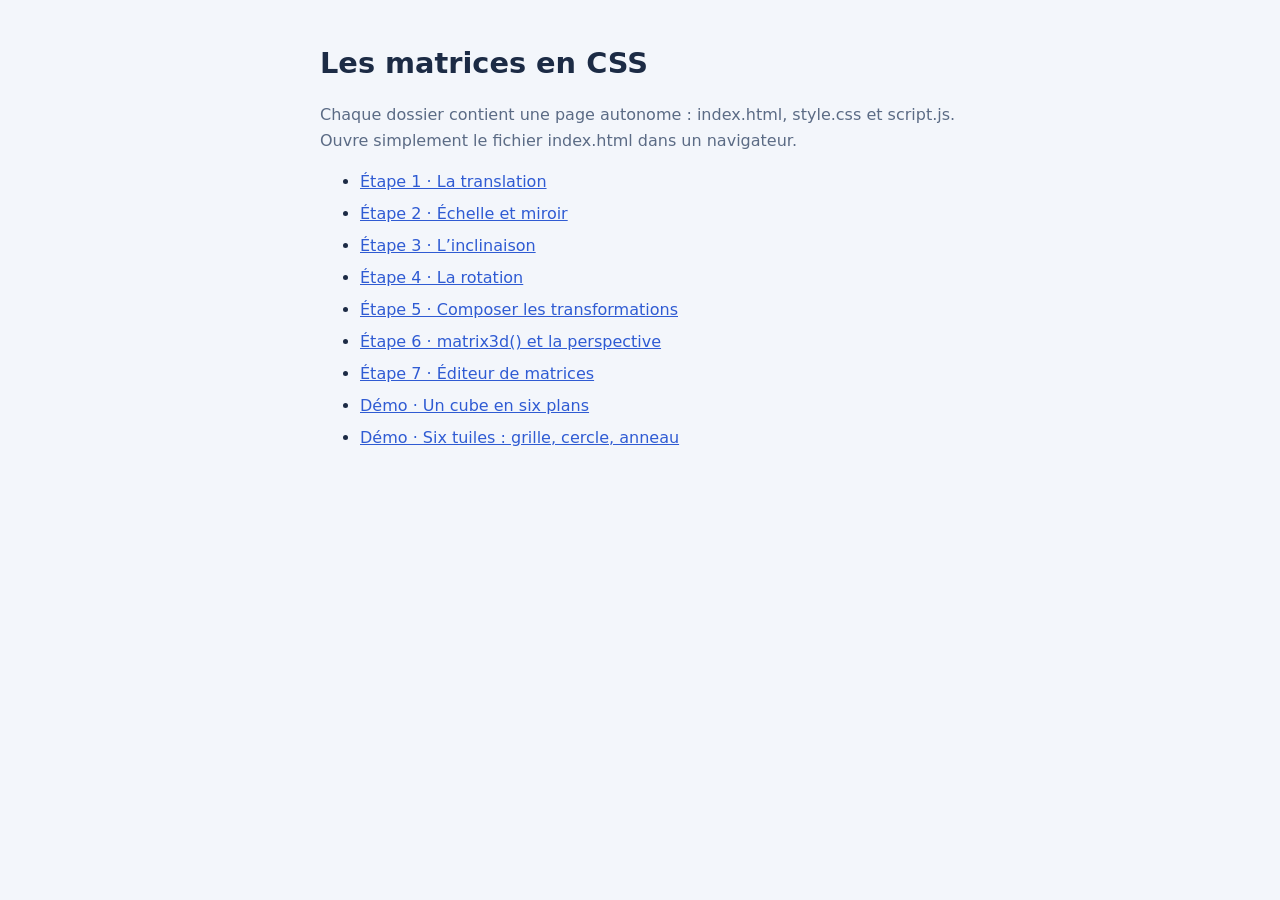
<file: index.html>
<!DOCTYPE html>
<html lang="fr">
<head>
<meta charset="UTF-8">
<meta name="viewport" content="width=device-width, initial-scale=1">
<title>Les matrices en CSS : sommaire</title>
<style>
  :root { --paper:#f3f6fb; --ink:#1c2b45; --muted:#5b6b85; --accent:#2f5bd3; color-scheme: light dark; }
  @media (prefers-color-scheme: dark) { :root { --paper:#121a28; --ink:#e4ebf7; --muted:#9aa8c0; --accent:#7fa2ff; } }
  body { margin:0; background:var(--paper); color:var(--ink); font-family: system-ui, -apple-system, "Segoe UI", sans-serif; line-height:1.6; }
  main { max-width:640px; margin:0 auto; padding:2.5rem 1.25rem; }
  h1 { font-size:1.8rem; margin:0 0 .5rem; }
  p { color:var(--muted); }
  li { margin:.4rem 0; }
  a { color:var(--accent); }
</style>
</head>
<body>
<main>
  <h1>Les matrices en CSS</h1>
  <p>Chaque dossier contient une page autonome : index.html, style.css et script.js. Ouvre simplement le fichier index.html dans un navigateur.</p>
  <ul>
      <li><a href="01-translation/index.html">Étape 1 · La translation</a></li>
      <li><a href="02-echelle-miroir/index.html">Étape 2 · Échelle et miroir</a></li>
      <li><a href="03-inclinaison/index.html">Étape 3 · L’inclinaison</a></li>
      <li><a href="04-rotation/index.html">Étape 4 · La rotation</a></li>
      <li><a href="05-composition/index.html">Étape 5 · Composer les transformations</a></li>
      <li><a href="06-3d-perspective/index.html">Étape 6 · matrix3d() et la perspective</a></li>
      <li><a href="07-editeur/index.html">Étape 7 · Éditeur de matrices</a></li>
      <li><a href="08-cube/index.html">Démo · Un cube en six plans</a></li>
      <li><a href="09-tuiles/index.html">Démo · Six tuiles : grille, cercle, anneau</a></li>
  </ul>
</main>
</body>
</html>
</file>
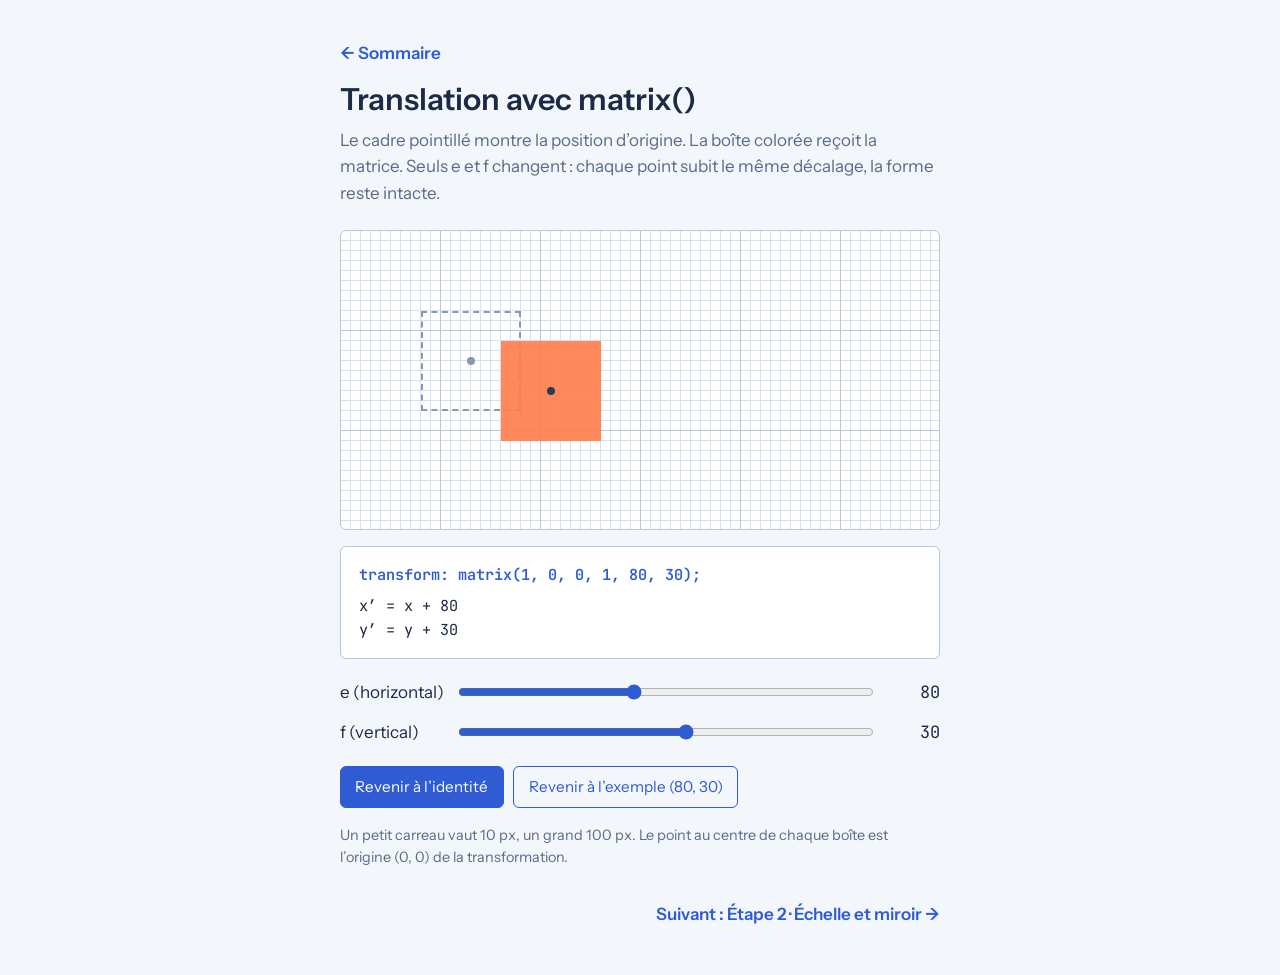
<file: 01-translation/index.html>
<!DOCTYPE html>
<html lang="fr">
<head>
<meta charset="UTF-8">
<meta name="viewport" content="width=device-width, initial-scale=1, viewport-fit=cover">
<title>matrix() : la translation</title>
<link rel="preconnect" href="https://fonts.googleapis.com">
<link rel="preconnect" href="https://fonts.gstatic.com" crossorigin>
<link href="https://fonts.googleapis.com/css2?family=Instrument+Sans:wght@400;600&family=JetBrains+Mono:wght@400;600&display=swap" rel="stylesheet">
<link rel="stylesheet" href="style.css">
</head>
<body>
<main>
  <nav class="nav-haut"><a href="../index.html">← Sommaire</a></nav>

  <h1>Translation avec matrix()</h1>
  <p>Le cadre pointillé montre la position d’origine. La boîte colorée reçoit la matrice. Seuls e et f changent : chaque point subit le même décalage, la forme reste intacte.</p>

  <div class="stage" aria-label="Zone de démonstration quadrillée, un grand carreau vaut 100 pixels">
    <div class="boite fantome"><span class="centre"></span></div>
    <div class="boite deplacee" id="boite"><span class="centre"></span></div>
  </div>

  <div class="formule" aria-live="polite">
    <span class="mono css" id="css">transform: matrix(1, 0, 0, 1, 80, 30);</span>
    <span class="mono" id="eq">x′ = x + 80
y′ = y + 30</span>
  </div>

  <div class="controles">
    <label><span>e (horizontal)</span><input type="range" id="e" min="-80" max="300" value="80"><span class="mono" id="ev">80</span></label>
    <label><span>f (vertical)</span><input type="range" id="f" min="-80" max="120" value="30"><span class="mono" id="fv">30</span></label>
    <div class="actions">
      <button class="principal" id="identite">Revenir à l’identité</button>
      <button id="exemple">Revenir à l’exemple (80, 30)</button>
    </div>
  </div>

  <p class="legende">Un petit carreau vaut 10 px, un grand 100 px. Le point au centre de chaque boîte est l’origine (0, 0) de la transformation.</p>
  <nav class="nav-bas"><a class="suiv" href="../02-echelle-miroir/index.html">Suivant : Étape 2 · Échelle et miroir →</a></nav>
</main>
<script src="script.js"></script>
</body>
</html>
</file>
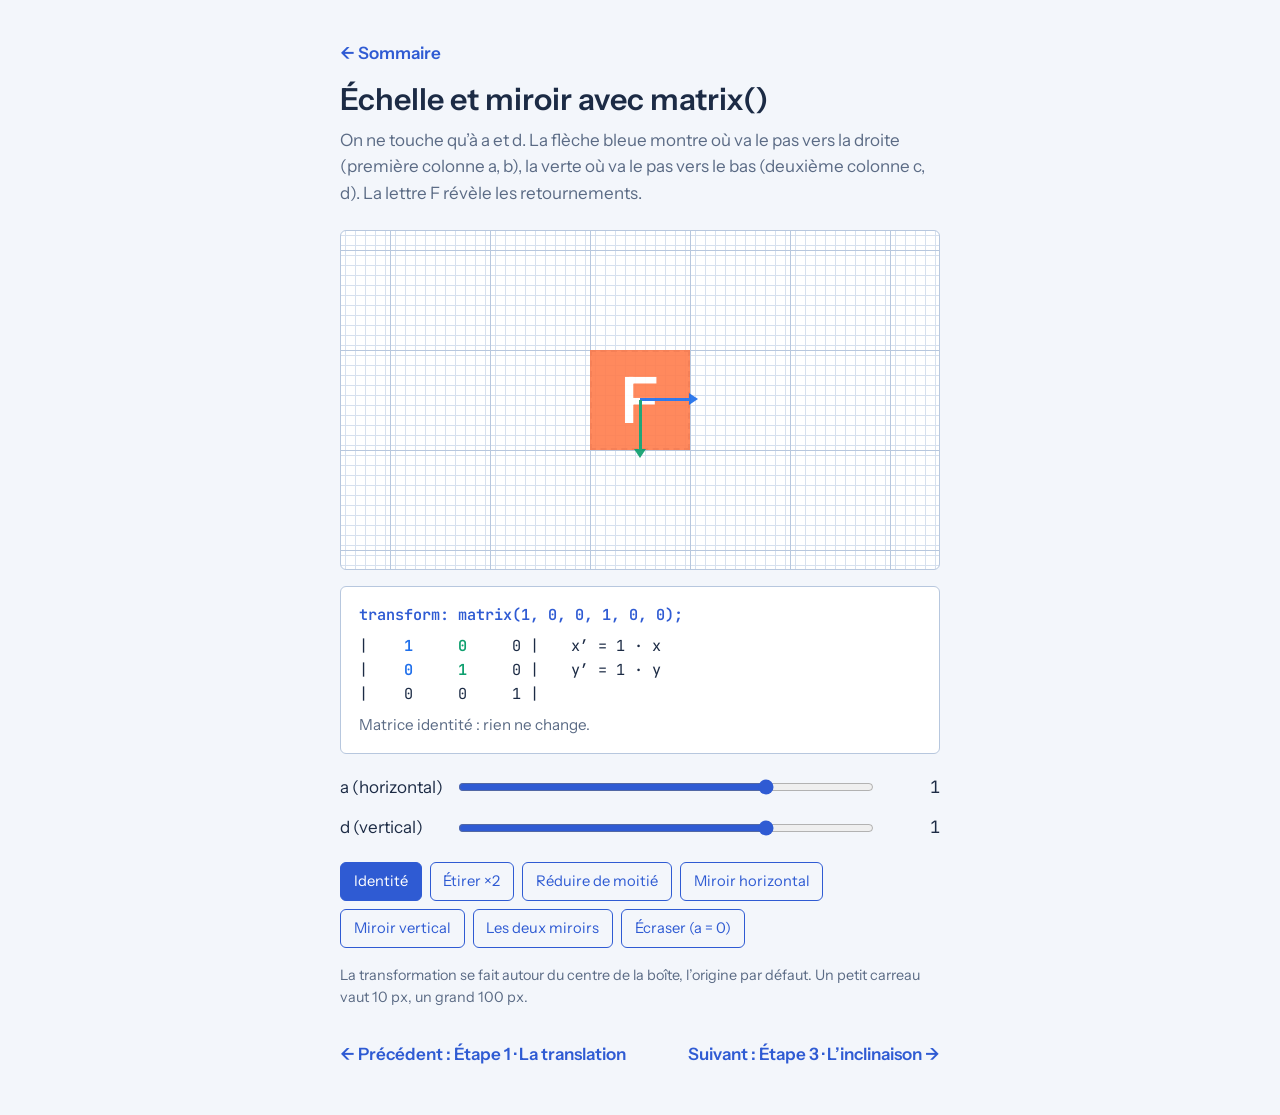
<file: 02-echelle-miroir/index.html>
<!DOCTYPE html>
<html lang="fr">
<head>
<meta charset="UTF-8">
<meta name="viewport" content="width=device-width, initial-scale=1, viewport-fit=cover">
<title>matrix() : échelle et miroir</title>
<link rel="preconnect" href="https://fonts.googleapis.com">
<link rel="preconnect" href="https://fonts.gstatic.com" crossorigin>
<link href="https://fonts.googleapis.com/css2?family=Instrument+Sans:wght@400;600&family=JetBrains+Mono:wght@400;600&display=swap" rel="stylesheet">
<link rel="stylesheet" href="style.css">
</head>
<body>
<main>
  <nav class="nav-haut"><a href="../index.html">← Sommaire</a></nav>

  <h1>Échelle et miroir avec matrix()</h1>
  <p>On ne touche qu’à a et d. La flèche bleue montre où va le pas vers la droite (première colonne a, b), la verte où va le pas vers le bas (deuxième colonne c, d). La lettre F révèle les retournements.</p>

  <div class="stage" aria-label="Zone de démonstration quadrillée, un grand carreau vaut 100 pixels">
    <div class="boite fantome"></div>
    <div class="boite deplacee" id="boite">
      <span class="lettre">F</span>
      <span class="vec vec-x"></span>
      <span class="vec vec-y"></span>
    </div>
  </div>

  <div class="formule" aria-live="polite">
    <span class="mono css" id="css">transform: matrix(1, 0, 0, 1, 0, 0);</span>
    <span class="mono" id="mat"></span>
    <span class="mono" id="eq"></span>
    <span class="etat" id="etat"></span>
  </div>

  <div class="controles">
    <label><span>a (horizontal)</span><input type="range" id="a" min="-2" max="2" step="0.1" value="1"><span class="mono" id="av">1</span></label>
    <label><span>d (vertical)</span><input type="range" id="d" min="-2" max="2" step="0.1" value="1"><span class="mono" id="dv">1</span></label>
    <div class="actions" id="presets">
      <button data-a="1" data-d="1">Identité</button>
      <button data-a="2" data-d="1">Étirer ×2</button>
      <button data-a="0.5" data-d="0.5">Réduire de moitié</button>
      <button data-a="-1" data-d="1">Miroir horizontal</button>
      <button data-a="1" data-d="-1">Miroir vertical</button>
      <button data-a="-1" data-d="-1">Les deux miroirs</button>
      <button data-a="0" data-d="1">Écraser (a = 0)</button>
    </div>
  </div>

  <p class="legende">La transformation se fait autour du centre de la boîte, l’origine par défaut. Un petit carreau vaut 10 px, un grand 100 px.</p>
  <nav class="nav-bas"><a class="prec" href="../01-translation/index.html">← Précédent : Étape 1 · La translation</a><a class="suiv" href="../03-inclinaison/index.html">Suivant : Étape 3 · L’inclinaison →</a></nav>
</main>
<script src="script.js"></script>
</body>
</html>
</file>
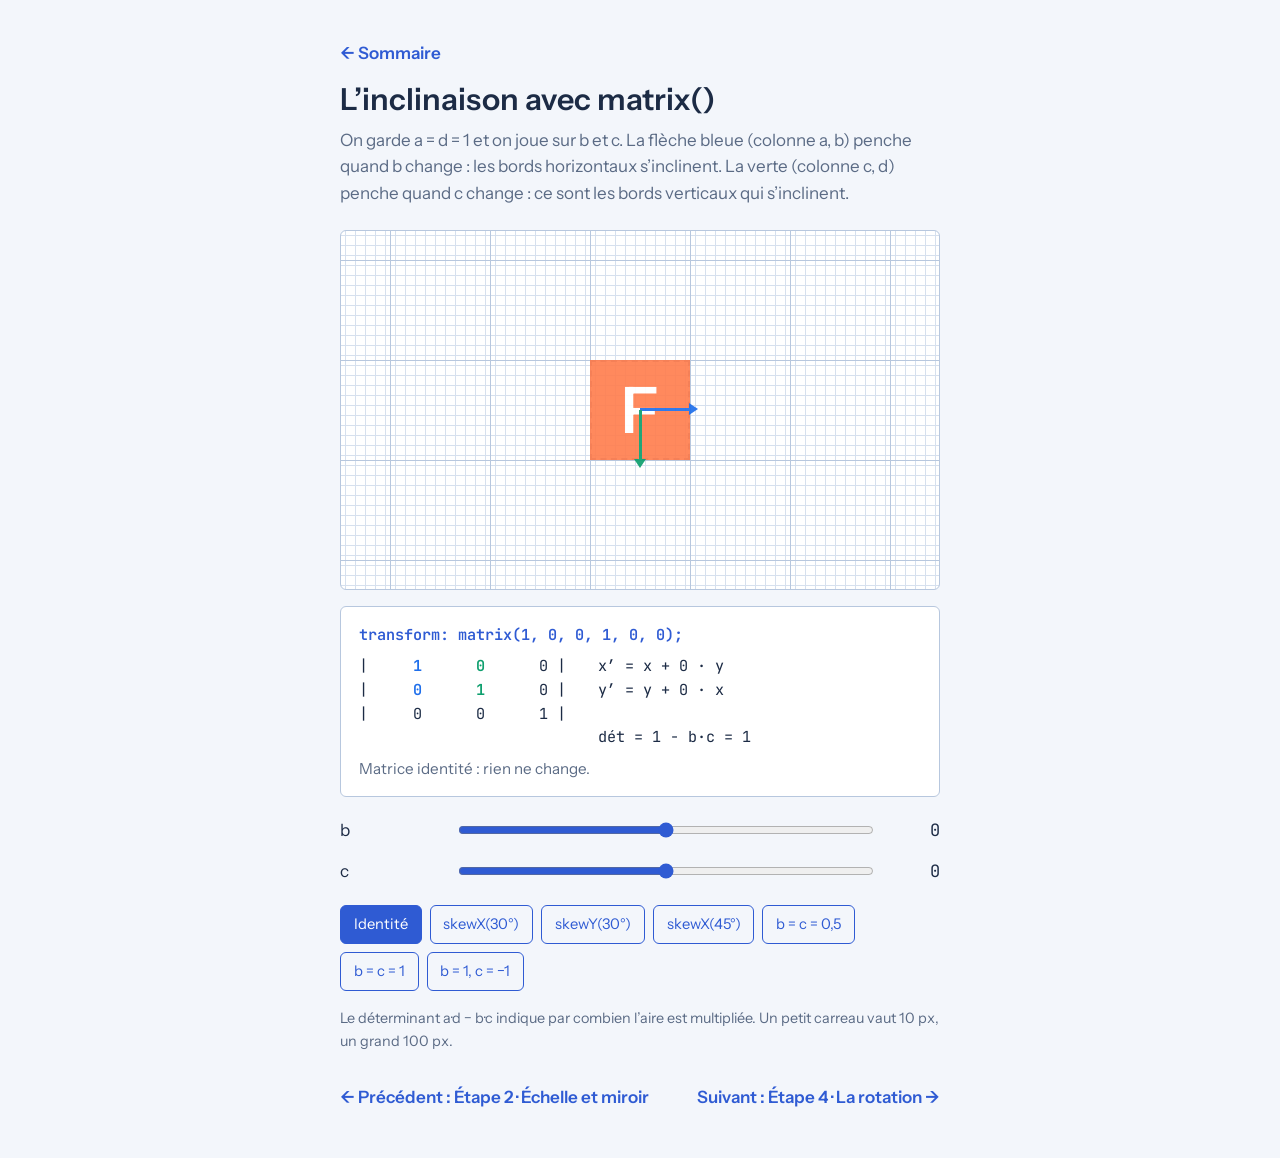
<file: 03-inclinaison/index.html>
<!DOCTYPE html>
<html lang="fr">
<head>
<meta charset="UTF-8">
<meta name="viewport" content="width=device-width, initial-scale=1, viewport-fit=cover">
<title>matrix() : l’inclinaison</title>
<link rel="preconnect" href="https://fonts.googleapis.com">
<link rel="preconnect" href="https://fonts.gstatic.com" crossorigin>
<link href="https://fonts.googleapis.com/css2?family=Instrument+Sans:wght@400;600&family=JetBrains+Mono:wght@400;600&display=swap" rel="stylesheet">
<link rel="stylesheet" href="style.css">
</head>
<body>
<main>
  <nav class="nav-haut"><a href="../index.html">← Sommaire</a></nav>

  <h1>L’inclinaison avec matrix()</h1>
  <p>On garde a = d = 1 et on joue sur b et c. La flèche bleue (colonne a, b) penche quand b change : les bords horizontaux s’inclinent. La verte (colonne c, d) penche quand c change : ce sont les bords verticaux qui s’inclinent.</p>

  <div class="stage" aria-label="Zone de démonstration quadrillée, un grand carreau vaut 100 pixels">
    <div class="boite fantome"></div>
    <div class="boite deplacee" id="boite">
      <span class="lettre">F</span>
      <span class="vec vec-x"></span>
      <span class="vec vec-y"></span>
    </div>
  </div>

  <div class="formule" aria-live="polite">
    <span class="mono css" id="css"></span>
    <span class="mono" id="mat"></span>
    <span class="mono" id="eq"></span>
    <span class="etat" id="etat"></span>
  </div>

  <div class="controles">
    <label><span>b</span><input type="range" id="b" min="-1.5" max="1.5" step="0.01" value="0"><span class="mono" id="bv">0</span></label>
    <label><span>c</span><input type="range" id="c" min="-1.5" max="1.5" step="0.01" value="0"><span class="mono" id="cv">0</span></label>
    <div class="actions" id="presets">
      <button data-b="0" data-c="0">Identité</button>
      <button data-b="0" data-c="0.58">skewX(30°)</button>
      <button data-b="0.58" data-c="0">skewY(30°)</button>
      <button data-b="0" data-c="1">skewX(45°)</button>
      <button data-b="0.5" data-c="0.5">b = c = 0,5</button>
      <button data-b="1" data-c="1">b = c = 1</button>
      <button data-b="1" data-c="-1">b = 1, c = −1</button>
    </div>
  </div>

  <p class="legende">Le déterminant a·d − b·c indique par combien l’aire est multipliée. Un petit carreau vaut 10 px, un grand 100 px.</p>
  <nav class="nav-bas"><a class="prec" href="../02-echelle-miroir/index.html">← Précédent : Étape 2 · Échelle et miroir</a><a class="suiv" href="../04-rotation/index.html">Suivant : Étape 4 · La rotation →</a></nav>
</main>
<script src="script.js"></script>
</body>
</html>
</file>
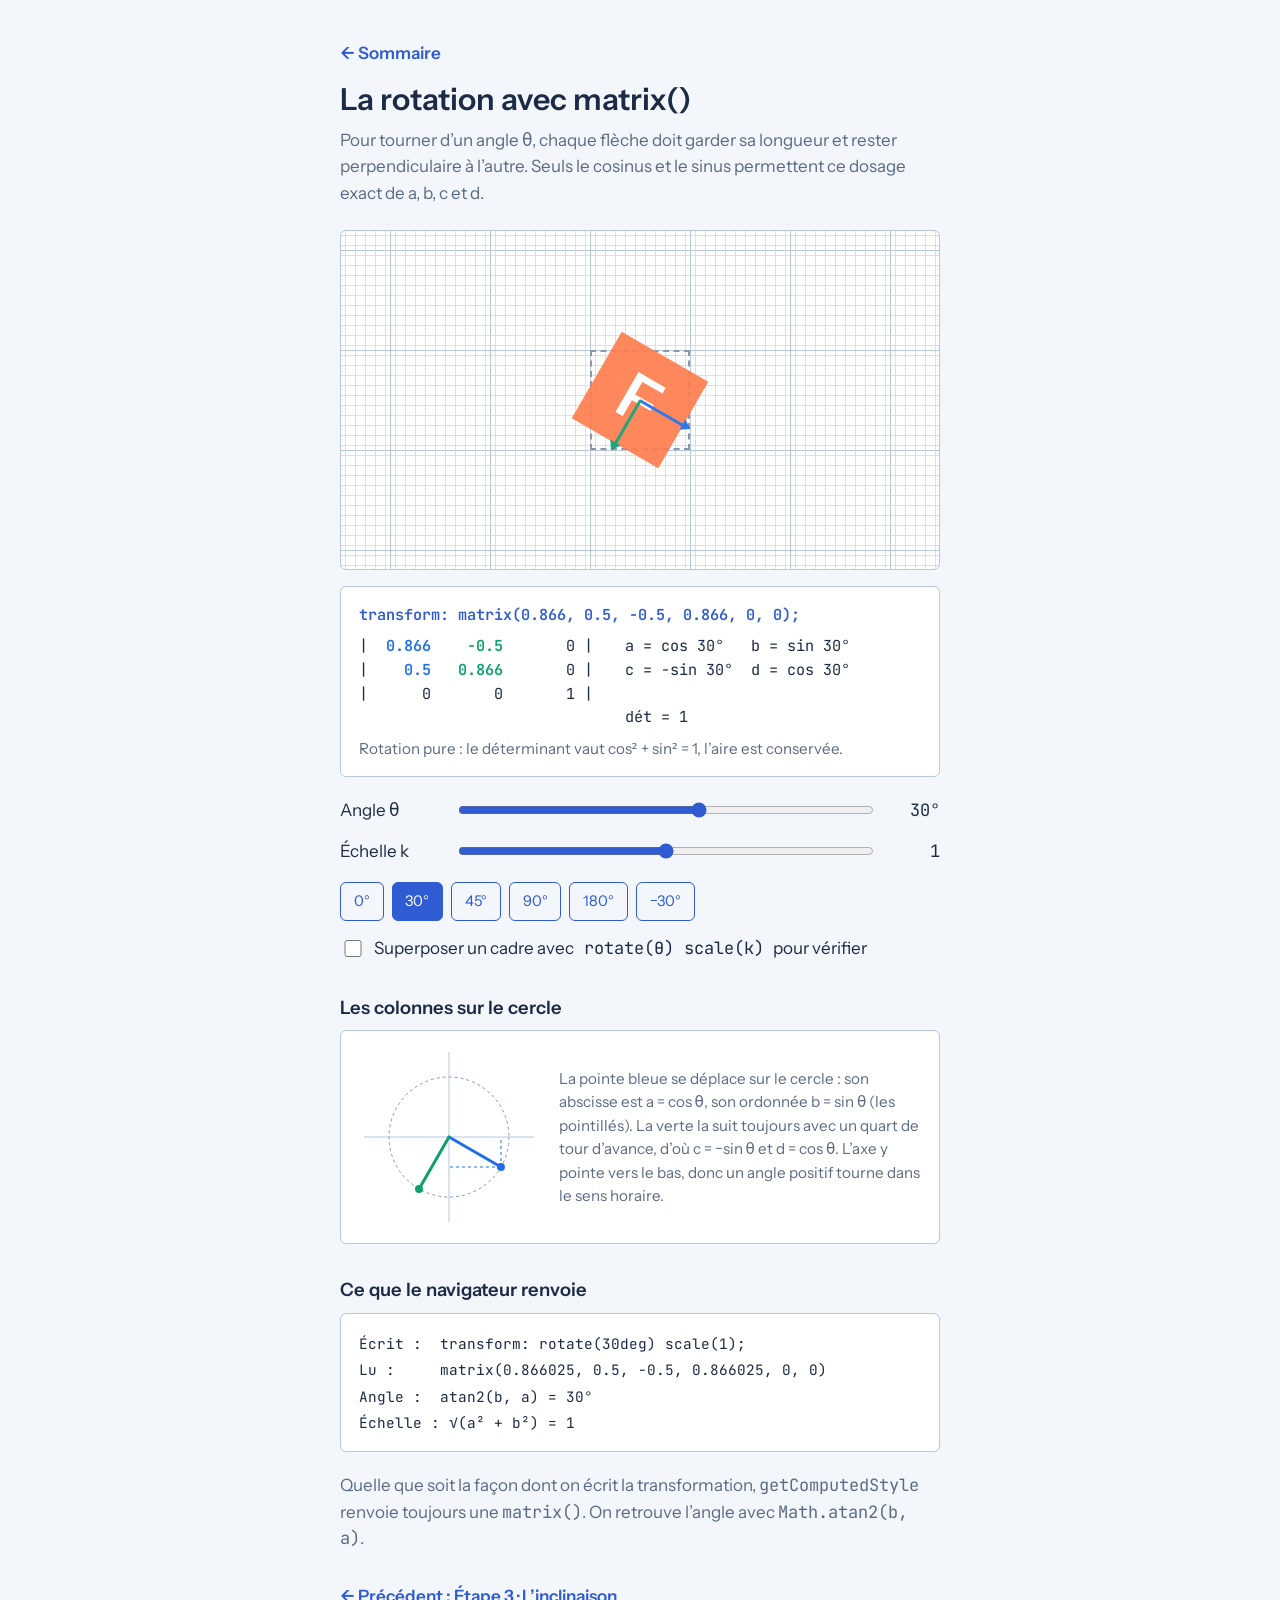
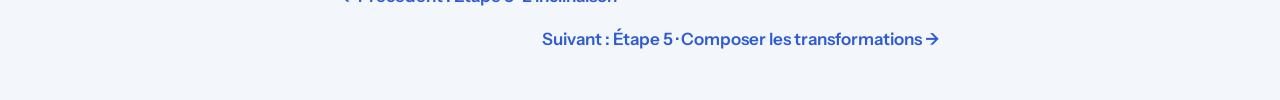
<file: 04-rotation/index.html>
<!DOCTYPE html>
<html lang="fr">
<head>
<meta charset="UTF-8">
<meta name="viewport" content="width=device-width, initial-scale=1, viewport-fit=cover">
<title>matrix() : la rotation</title>
<link rel="preconnect" href="https://fonts.googleapis.com">
<link rel="preconnect" href="https://fonts.gstatic.com" crossorigin>
<link href="https://fonts.googleapis.com/css2?family=Instrument+Sans:wght@400;600&family=JetBrains+Mono:wght@400;600&display=swap" rel="stylesheet">
<link rel="stylesheet" href="style.css">
</head>
<body>
<main>
  <nav class="nav-haut"><a href="../index.html">← Sommaire</a></nav>

  <h1>La rotation avec matrix()</h1>
  <p>Pour tourner d’un angle θ, chaque flèche doit garder sa longueur et rester perpendiculaire à l’autre. Seuls le cosinus et le sinus permettent ce dosage exact de a, b, c et d.</p>

  <div class="stage" id="stage" aria-label="Zone de démonstration quadrillée, un grand carreau vaut 100 pixels">
    <div class="boite fantome"></div>
    <div class="boite deplacee" id="boite">
      <span class="lettre">F</span>
      <span class="vec vec-x"></span>
      <span class="vec vec-y"></span>
    </div>
    <div class="boite temoin" id="temoin"></div>
    <div class="boite mesure" id="mesure" aria-hidden="true"></div>
  </div>

  <div class="panneau formule" aria-live="polite">
    <span class="mono css" id="css"></span>
    <span class="mono" id="mat"></span>
    <span class="mono" id="eq"></span>
    <span class="etat" id="etat"></span>
  </div>

  <div class="controles">
    <label class="curseur"><span>Angle θ</span><input type="range" id="angle" min="-180" max="180" step="1" value="30"><span class="mono" id="anglev">30°</span></label>
    <label class="curseur"><span>Échelle k</span><input type="range" id="k" min="0.5" max="1.5" step="0.05" value="1"><span class="mono" id="kv">1</span></label>
    <div class="actions" id="presets">
      <button data-t="0">0°</button>
      <button data-t="30">30°</button>
      <button data-t="45">45°</button>
      <button data-t="90">90°</button>
      <button data-t="180">180°</button>
      <button data-t="-30">−30°</button>
    </div>
    <label class="case"><input type="checkbox" id="comparer"> Superposer un cadre avec <span class="mono">rotate(θ) scale(k)</span> pour vérifier</label>
  </div>

  <h2>Les colonnes sur le cercle</h2>
  <div class="panneau cercle">
    <svg viewBox="-90 -90 180 180" aria-label="Cercle unité montrant les deux colonnes de la matrice">
      <line x1="-85" y1="0" x2="85" y2="0" stroke="var(--grid-strong)" stroke-width="1"/>
      <line x1="0" y1="-85" x2="0" y2="85" stroke="var(--grid-strong)" stroke-width="1"/>
      <circle cx="0" cy="0" r="60" fill="none" stroke="var(--ghost)" stroke-width="1" stroke-dasharray="3 3"/>
      <line id="projA" stroke="var(--vx)" stroke-width="1" stroke-dasharray="3 3"/>
      <line id="projB" stroke="var(--vx)" stroke-width="1" stroke-dasharray="3 3"/>
      <line id="lx" x1="0" y1="0" stroke="var(--vx)" stroke-width="3" stroke-linecap="round"/>
      <line id="ly" x1="0" y1="0" stroke="var(--vy)" stroke-width="3" stroke-linecap="round"/>
      <circle id="px" r="4" fill="var(--vx)"/>
      <circle id="py" r="4" fill="var(--vy)"/>
    </svg>
    <p>La pointe bleue se déplace sur le cercle : son abscisse est a = cos θ, son ordonnée b = sin θ (les pointillés). La verte la suit toujours avec un quart de tour d’avance, d’où c = −sin θ et d = cos θ. L’axe y pointe vers le bas, donc un angle positif tourne dans le sens horaire.</p>
  </div>

  <h2>Ce que le navigateur renvoie</h2>
  <div class="panneau">
    <span class="mono lu" id="lu"></span>
  </div>
  <p>Quelle que soit la façon dont on écrit la transformation, <span class="mono">getComputedStyle</span> renvoie toujours une <span class="mono">matrix()</span>. On retrouve l’angle avec <span class="mono">Math.atan2(b, a)</span>.</p>
  <nav class="nav-bas"><a class="prec" href="../03-inclinaison/index.html">← Précédent : Étape 3 · L’inclinaison</a><a class="suiv" href="../05-composition/index.html">Suivant : Étape 5 · Composer les transformations →</a></nav>
</main>
<script src="script.js"></script>
</body>
</html>
</file>
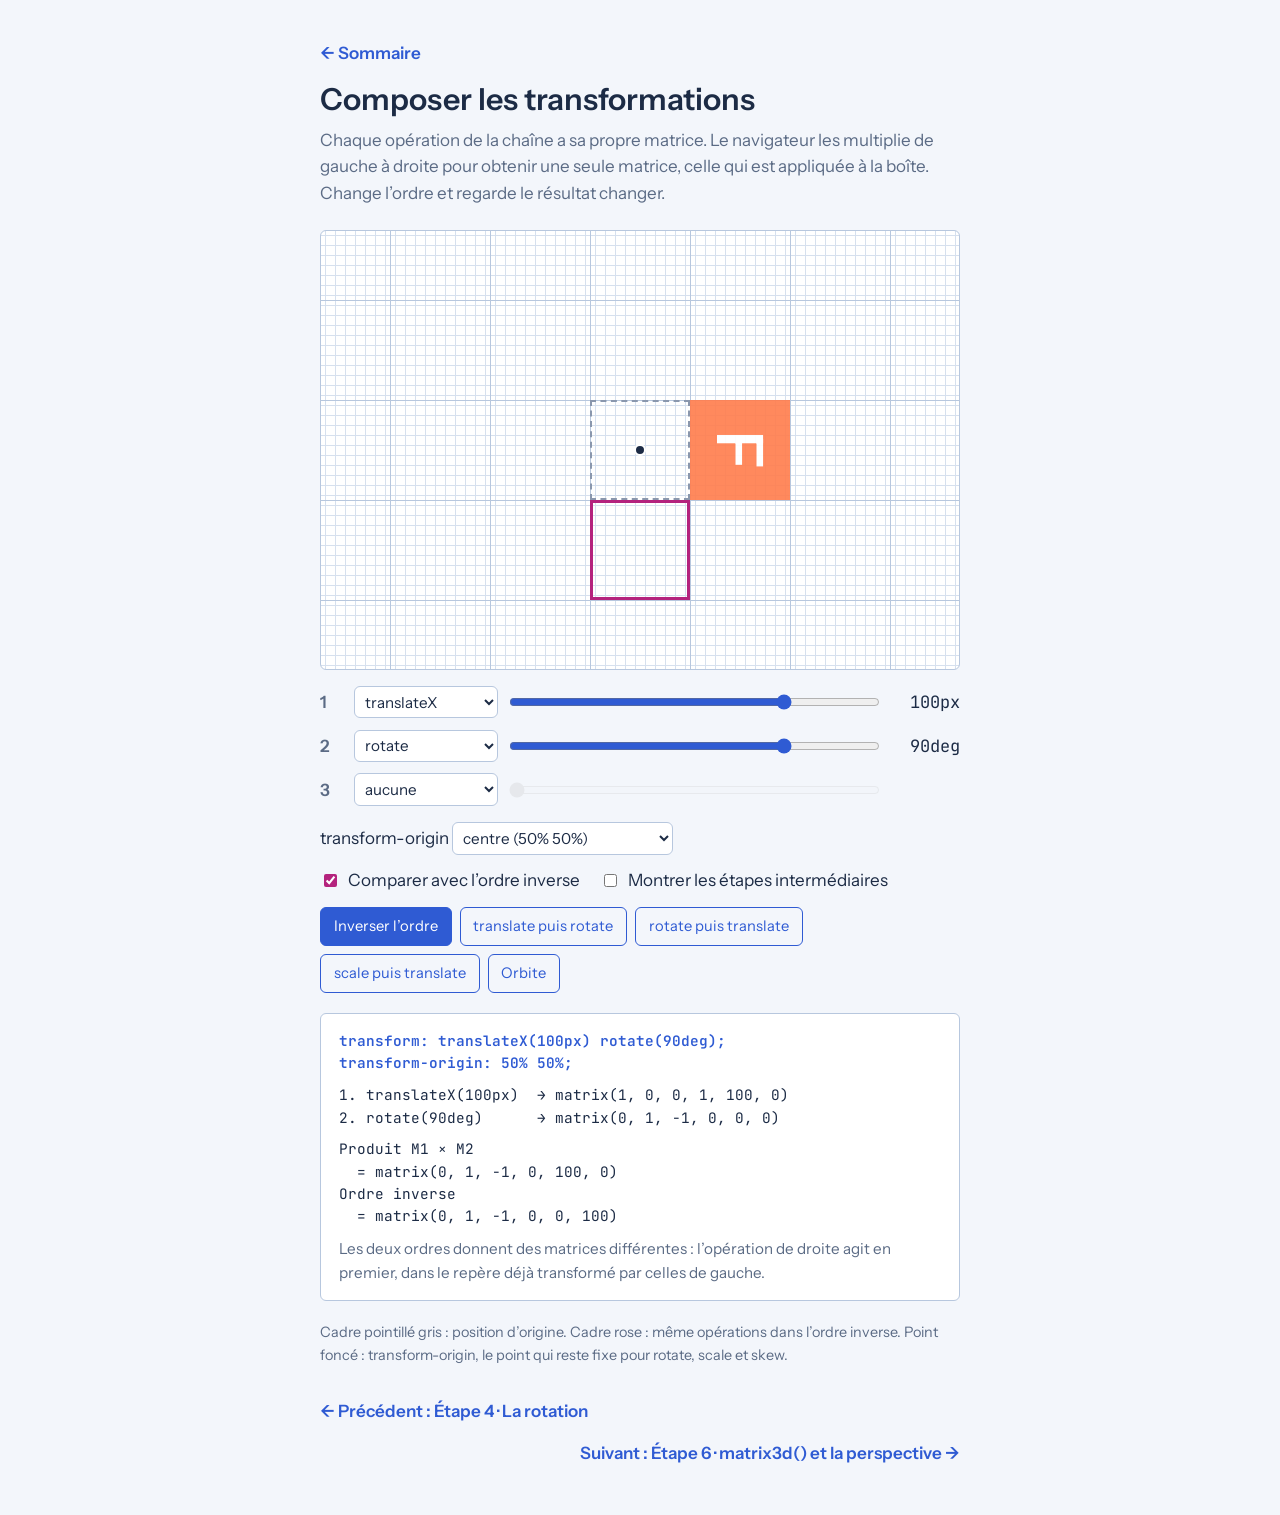
<file: 05-composition/index.html>
<!DOCTYPE html>
<html lang="fr">
<head>
<meta charset="UTF-8">
<meta name="viewport" content="width=device-width, initial-scale=1, viewport-fit=cover">
<title>matrix() : composer les transformations</title>
<link rel="preconnect" href="https://fonts.googleapis.com">
<link rel="preconnect" href="https://fonts.gstatic.com" crossorigin>
<link href="https://fonts.googleapis.com/css2?family=Instrument+Sans:wght@400;600&family=JetBrains+Mono:wght@400;600&display=swap" rel="stylesheet">
<link rel="stylesheet" href="style.css">
</head>
<body>
<main>
  <nav class="nav-haut"><a href="../index.html">← Sommaire</a></nav>

  <h1>Composer les transformations</h1>
  <p>Chaque opération de la chaîne a sa propre matrice. Le navigateur les multiplie de gauche à droite pour obtenir une seule matrice, celle qui est appliquée à la boîte. Change l’ordre et regarde le résultat changer.</p>

  <div class="stage" id="stage" aria-label="Zone de démonstration quadrillée, un grand carreau vaut 100 pixels">
    <div class="boite fantome"></div>
    <div class="boite inter" id="inter1">1</div>
    <div class="boite inter" id="inter2">1 → 2</div>
    <div class="boite inverse" id="inverse"></div>
    <div class="boite deplacee" id="boite"><span class="lettre">F</span></div>
    <span class="origine" id="origine" title="transform-origin"></span>
  </div>

  <div class="chaine" id="chaine"></div>

  <div class="ligne">
    <label>transform-origin
      <select id="origin">
        <option value="50% 50%">centre (50% 50%)</option>
        <option value="0 0">coin haut gauche (0 0)</option>
        <option value="100% 100%">coin bas droit (100% 100%)</option>
      </select>
    </label>
  </div>
  <div class="ligne">
    <label class="case case-inv"><input type="checkbox" id="comparer" checked> Comparer avec l’ordre inverse</label>
    <label class="case case-etp"><input type="checkbox" id="etapes"> Montrer les étapes intermédiaires</label>
  </div>
  <div class="actions" id="presets">
    <button class="principal" id="inverser">Inverser l’ordre</button>
    <button data-p="tr">translate puis rotate</button>
    <button data-p="rt">rotate puis translate</button>
    <button data-p="st">scale puis translate</button>
    <button data-p="orbit">Orbite</button>
  </div>

  <div class="panneau" style="margin-top:1.25rem" aria-live="polite">
    <span class="mono css" id="css"></span>
    <span class="mono" id="detail"></span>
    <span class="mono produit" id="produit"></span>
    <div class="note" id="note"></div>
  </div>

  <p class="legende">Cadre pointillé gris : position d’origine. Cadre rose : même opérations dans l’ordre inverse. Point foncé : transform-origin, le point qui reste fixe pour rotate, scale et skew.</p>
  <nav class="nav-bas"><a class="prec" href="../04-rotation/index.html">← Précédent : Étape 4 · La rotation</a><a class="suiv" href="../06-3d-perspective/index.html">Suivant : Étape 6 · matrix3d() et la perspective →</a></nav>
</main>
<script src="script.js"></script>
</body>
</html>
</file>
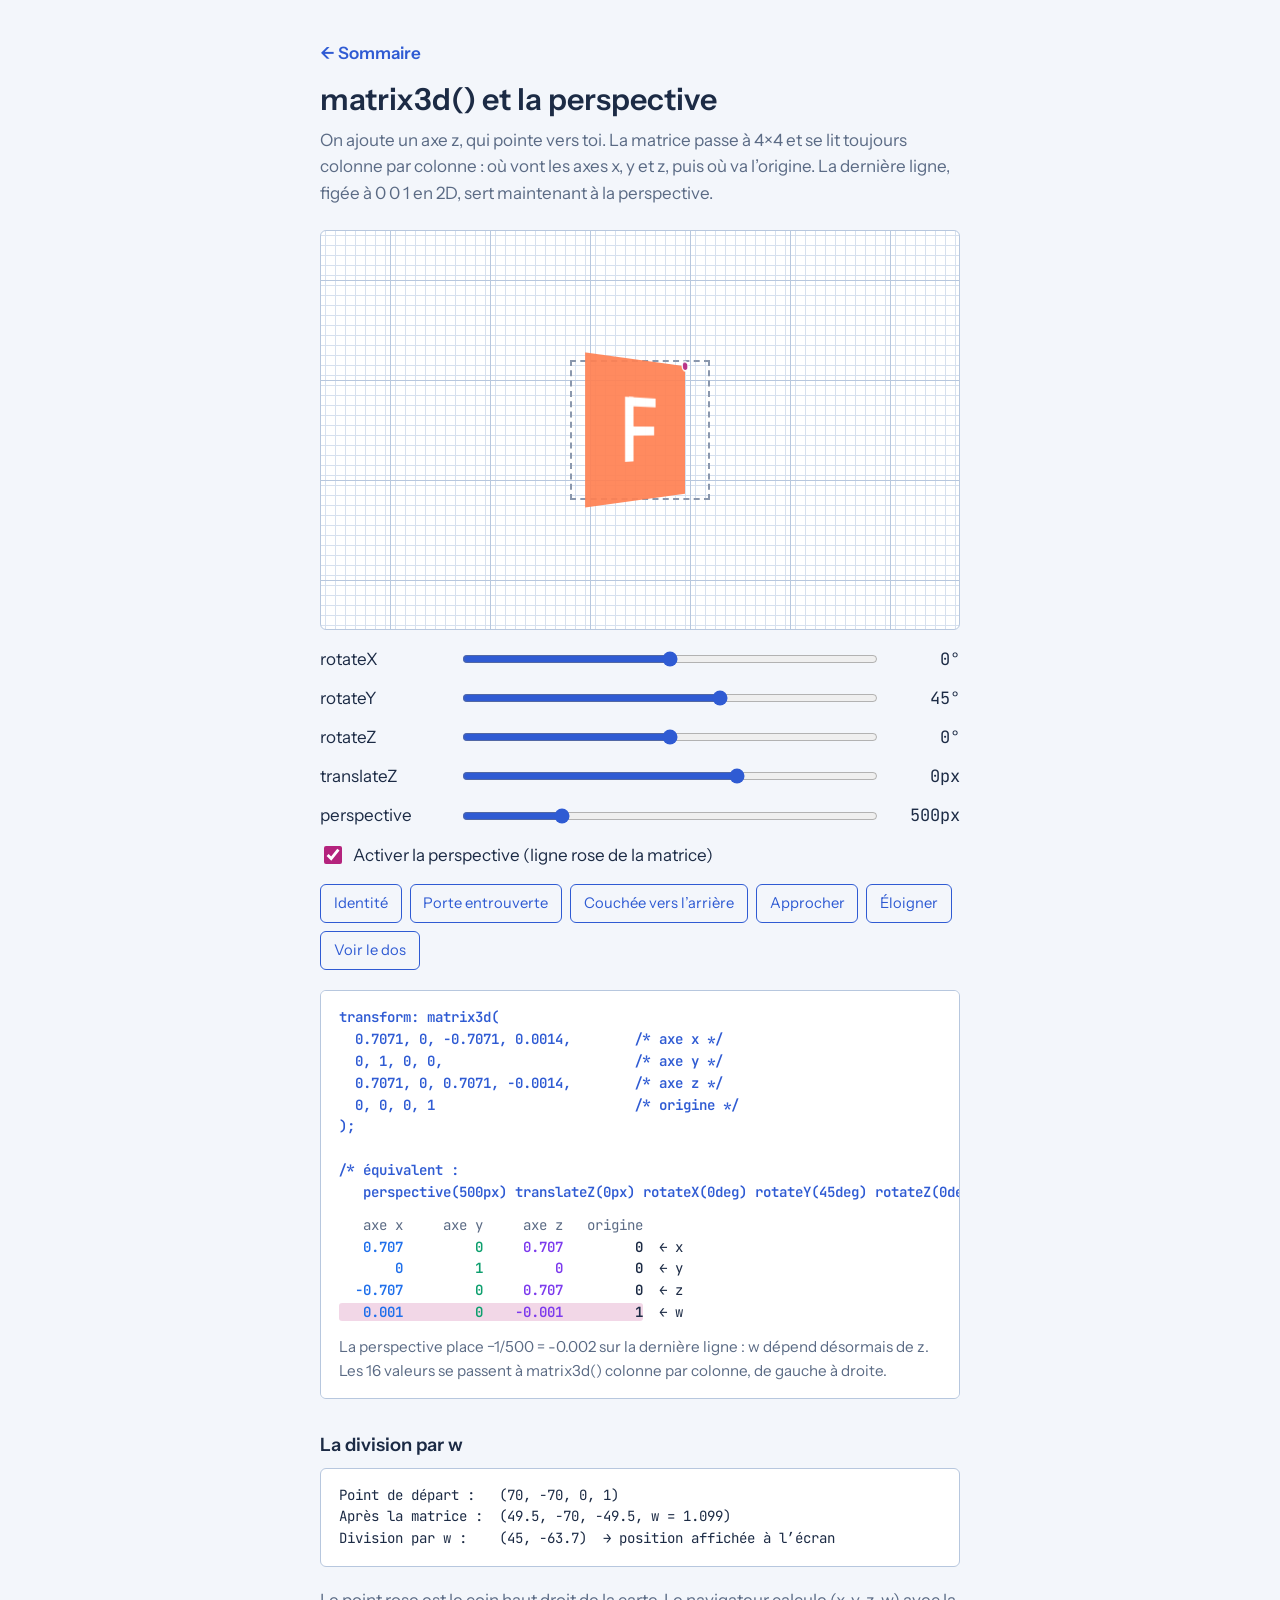
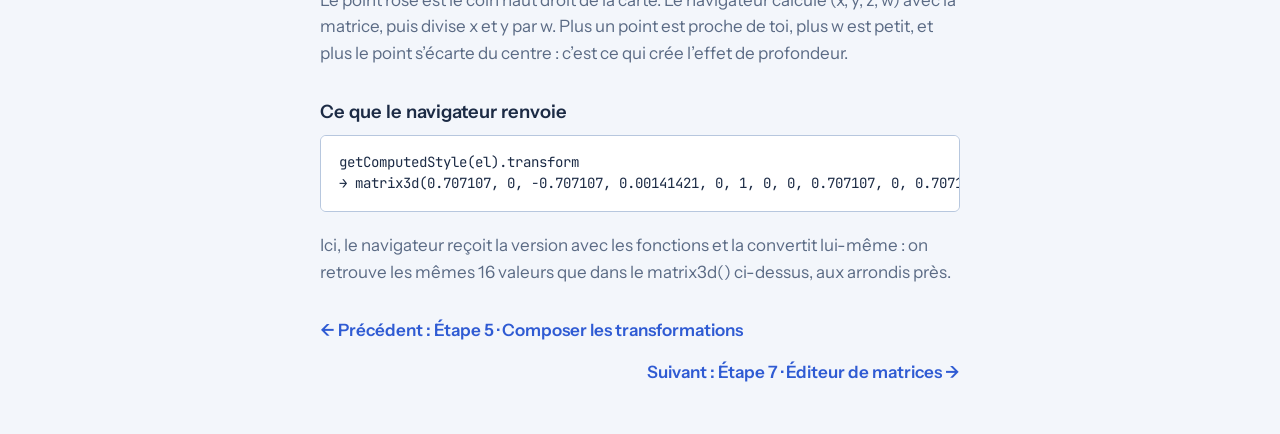
<file: 06-3d-perspective/index.html>
<!DOCTYPE html>
<html lang="fr">
<head>
<meta charset="UTF-8">
<meta name="viewport" content="width=device-width, initial-scale=1, viewport-fit=cover">
<title>matrix3d() et la perspective</title>
<link rel="preconnect" href="https://fonts.googleapis.com">
<link rel="preconnect" href="https://fonts.gstatic.com" crossorigin>
<link href="https://fonts.googleapis.com/css2?family=Instrument+Sans:wght@400;600&family=JetBrains+Mono:wght@400;600&display=swap" rel="stylesheet">
<link rel="stylesheet" href="style.css">
</head>
<body>
<main>
  <nav class="nav-haut"><a href="../index.html">← Sommaire</a></nav>

  <h1>matrix3d() et la perspective</h1>
  <p>On ajoute un axe z, qui pointe vers toi. La matrice passe à 4×4 et se lit toujours colonne par colonne : où vont les axes x, y et z, puis où va l’origine. La dernière ligne, figée à 0 0 1 en 2D, sert maintenant à la perspective.</p>

  <div class="stage" aria-label="Zone de démonstration quadrillée">
    <div class="boite fantome"></div>
    <div class="boite deplacee" id="boite"><span class="lettre">F</span><span class="coin"></span></div>
    <div class="boite mesure" id="mesure" aria-hidden="true"></div>
  </div>

  <div class="controles">
    <label class="curseur"><span>rotateX</span><input type="range" id="rx" min="-80" max="80" step="1" value="0"><span class="mono" id="rxv"></span></label>
    <label class="curseur"><span>rotateY</span><input type="range" id="ry" min="-180" max="180" step="1" value="45"><span class="mono" id="ryv"></span></label>
    <label class="curseur"><span>rotateZ</span><input type="range" id="rz" min="-180" max="180" step="1" value="0"><span class="mono" id="rzv"></span></label>
    <label class="curseur"><span>translateZ</span><input type="range" id="tz" min="-400" max="200" step="10" value="0"><span class="mono" id="tzv"></span></label>
    <label class="curseur"><span>perspective</span><input type="range" id="p" min="200" max="1500" step="10" value="500"><span class="mono" id="pv"></span></label>
    <label class="case"><input type="checkbox" id="avecP" checked> Activer la perspective (ligne rose de la matrice)</label>
    <div class="actions">
      <button data-v="0,0,0,0">Identité</button>
      <button data-v="0,45,0,0">Porte entrouverte</button>
      <button data-v="55,0,0,0">Couchée vers l’arrière</button>
      <button data-v="0,0,0,150">Approcher</button>
      <button data-v="0,0,0,-300">Éloigner</button>
      <button data-v="20,160,0,0">Voir le dos</button>
    </div>
  </div>

  <div class="panneau" style="margin-top:1.25rem" aria-live="polite">
    <span class="mono css" id="css"></span>
    <span class="mono" id="mat"></span>
    <div class="note" id="note"></div>
  </div>

  <h2>La division par w</h2>
  <div class="panneau">
    <span class="mono" id="coin"></span>
  </div>
  <p>Le point rose est le coin haut droit de la carte. Le navigateur calcule (x, y, z, w) avec la matrice, puis divise x et y par w. Plus un point est proche de toi, plus w est petit, et plus le point s’écarte du centre : c’est ce qui crée l’effet de profondeur.</p>

  <h2>Ce que le navigateur renvoie</h2>
  <div class="panneau"><span class="mono" id="lu"></span></div>
  <p>Ici, le navigateur reçoit la version avec les fonctions et la convertit lui-même : on retrouve les mêmes 16 valeurs que dans le matrix3d() ci-dessus, aux arrondis près.</p>
  <nav class="nav-bas"><a class="prec" href="../05-composition/index.html">← Précédent : Étape 5 · Composer les transformations</a><a class="suiv" href="../07-editeur/index.html">Suivant : Étape 7 · Éditeur de matrices →</a></nav>
</main>
<script src="script.js"></script>
</body>
</html>
</file>
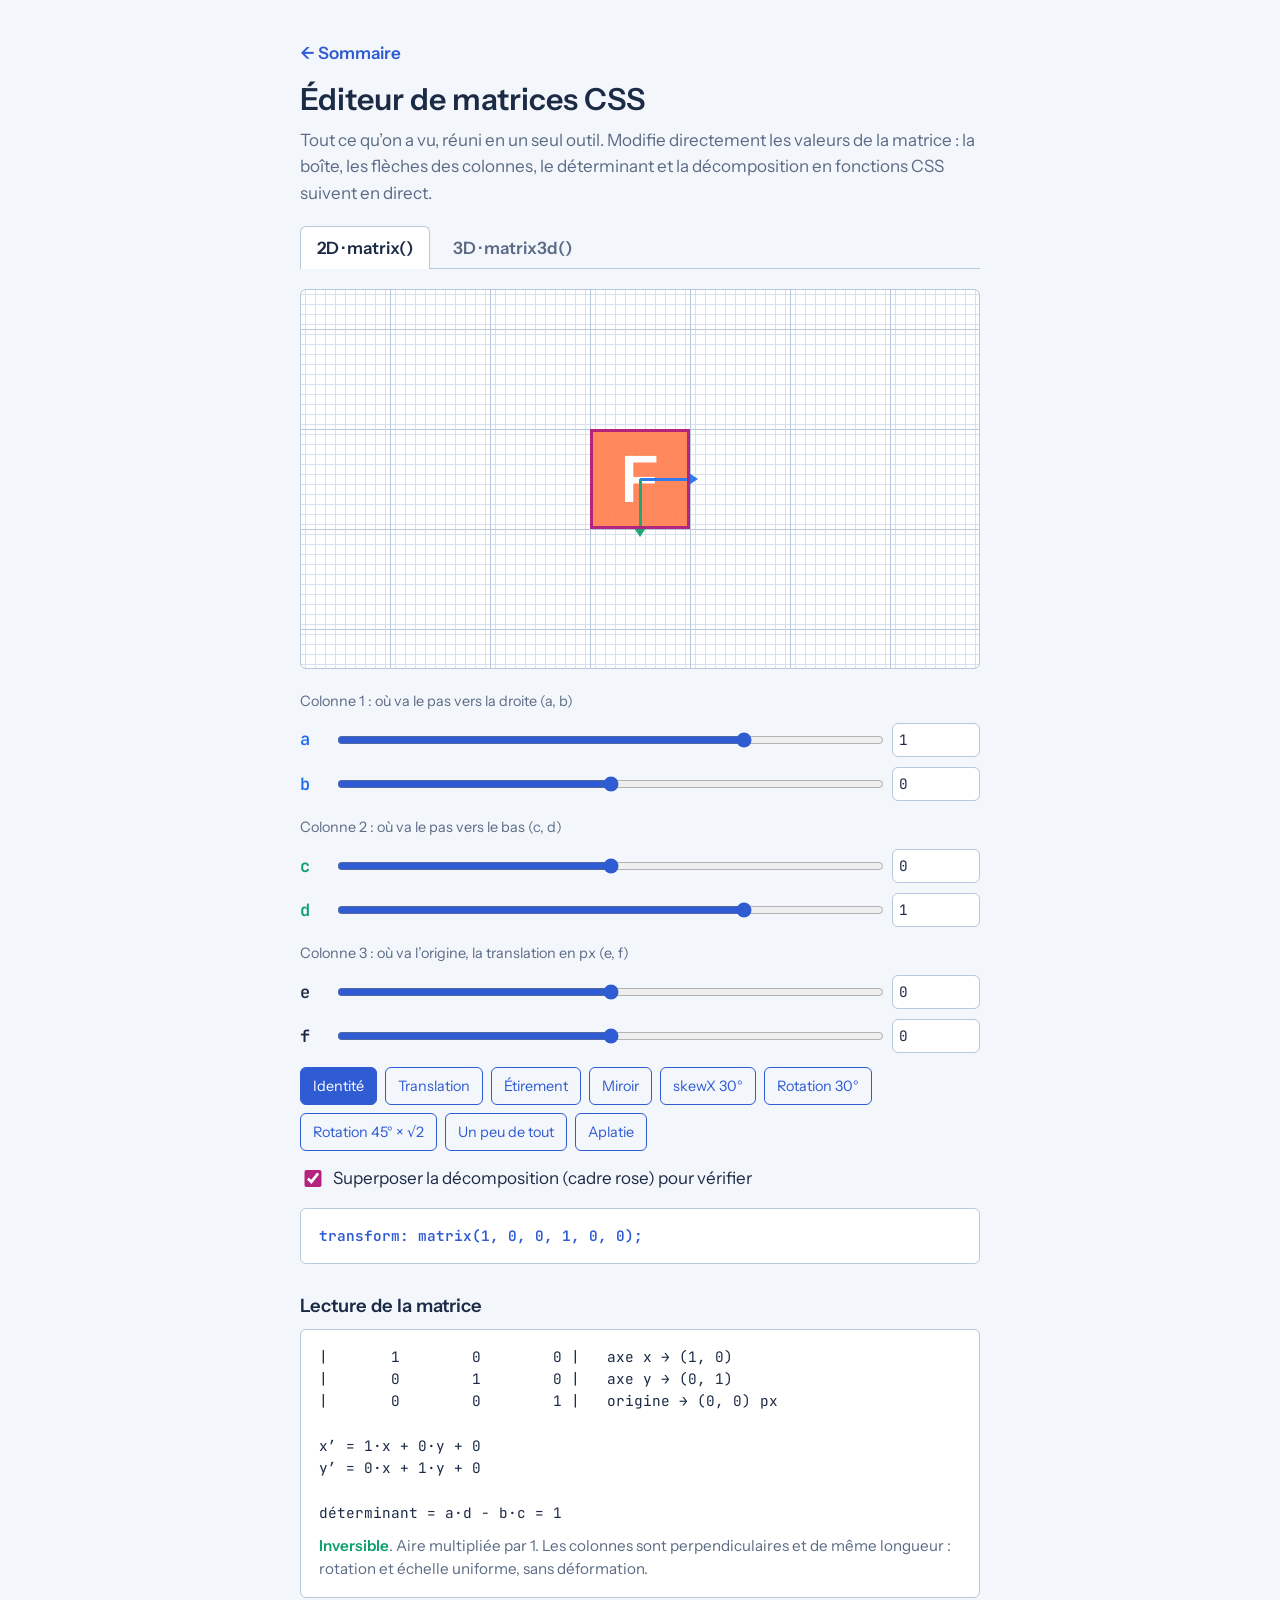
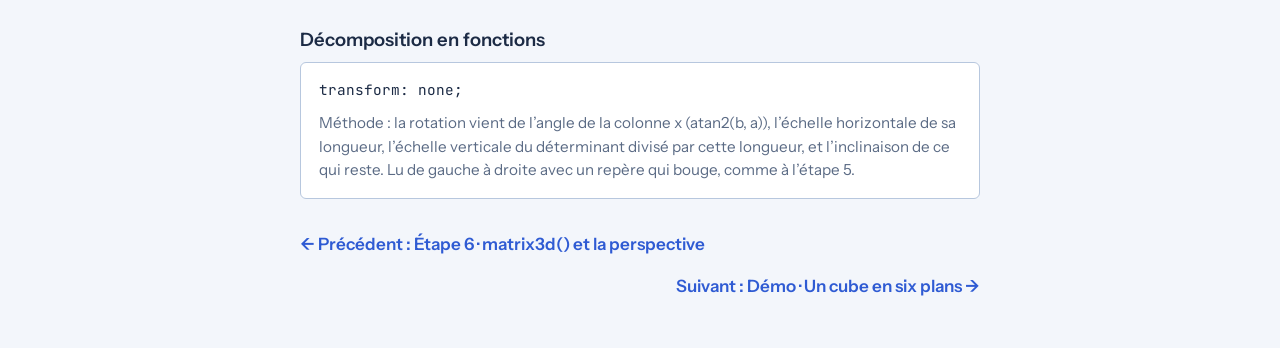
<file: 07-editeur/index.html>
<!DOCTYPE html>
<html lang="fr">
<head>
<meta charset="UTF-8">
<meta name="viewport" content="width=device-width, initial-scale=1, viewport-fit=cover">
<title>Éditeur de matrices CSS</title>
<link rel="preconnect" href="https://fonts.googleapis.com">
<link rel="preconnect" href="https://fonts.gstatic.com" crossorigin>
<link href="https://fonts.googleapis.com/css2?family=Instrument+Sans:wght@400;600&family=JetBrains+Mono:wght@400;600&display=swap" rel="stylesheet">
<link rel="stylesheet" href="style.css">
</head>
<body>
<main>
  <nav class="nav-haut"><a href="../index.html">← Sommaire</a></nav>

  <h1>Éditeur de matrices CSS</h1>
  <p>Tout ce qu’on a vu, réuni en un seul outil. Modifie directement les valeurs de la matrice : la boîte, les flèches des colonnes, le déterminant et la décomposition en fonctions CSS suivent en direct.</p>

  <div class="onglets" role="tablist">
    <button role="tab" id="tab2d" aria-selected="true" aria-controls="vue2d">2D · matrix()</button>
    <button role="tab" id="tab3d" aria-selected="false" aria-controls="vue3d">3D · matrix3d()</button>
  </div>

  <!-- ===================== 2D ===================== -->
  <section class="vue" id="vue2d" role="tabpanel" aria-labelledby="tab2d">
    <div class="stage" id="stage2d" aria-label="Zone de démonstration 2D">
      <div class="boite fantome"></div>
      <div class="boite deplacee" id="boite2d">
        <span class="lettre">F</span><span class="vec vec-x"></span><span class="vec vec-y"></span>
      </div>
      <div class="boite preuve" id="preuve2d"></div>
    </div>

    <div class="valeurs" id="valeurs2d"></div>

    <div class="actions" id="presets2d">
      <button class="btn" data-m="1,0,0,1,0,0">Identité</button>
      <button class="btn" data-m="1,0,0,1,80,30">Translation</button>
      <button class="btn" data-m="2,0,0,1,0,0">Étirement</button>
      <button class="btn" data-m="-1,0,0,1,0,0">Miroir</button>
      <button class="btn" data-m="1,0,0.58,1,0,0">skewX 30°</button>
      <button class="btn" data-m="0.866,0.5,-0.5,0.866,0,0">Rotation 30°</button>
      <button class="btn" data-m="1,1,-1,1,0,0">Rotation 45° × √2</button>
      <button class="btn" data-m="1.2,0.3,0.6,0.8,60,-40">Un peu de tout</button>
      <button class="btn" data-m="1,1,1,1,0,0">Aplatie</button>
    </div>
    <label class="case"><input type="checkbox" id="prouver2d" checked> Superposer la décomposition (cadre rose) pour vérifier</label>

    <div class="panneau"><span class="mono css" id="css2d"></span></div>

    <h2>Lecture de la matrice</h2>
    <div class="panneau">
      <span class="mono" id="lecture2d"></span>
      <div class="note" id="etat2d"></div>
    </div>

    <h2>Décomposition en fonctions</h2>
    <div class="panneau">
      <span class="mono" id="decomp2d"></span>
      <div class="note" id="decompNote"></div>
    </div>
  </section>

  <!-- ===================== 3D ===================== -->
  <section class="vue" id="vue3d" role="tabpanel" aria-labelledby="tab3d" hidden>
    <div class="stage" aria-label="Zone de démonstration 3D">
      <div class="boite grande fantome"></div>
      <div class="boite grande deplacee" id="boite3d"><span class="lettre">F</span><span class="coin"></span></div>
    </div>

    <p>Chaque case affiche sa position dans la liste de matrix3d() (le petit numéro). La grille est présentée comme en maths, mais on remplit colonne par colonne. La ligne rose est celle de w, la perspective.</p>
    <div class="panneau"><div class="grille" id="grille3d"></div></div>

    <div class="actions" id="presets3d">
      <button class="btn" data-k="id">Identité</button>
      <button class="btn" data-k="ry">rotateY 45° + perspective</button>
      <button class="btn" data-k="rx">rotateX 55° + perspective</button>
      <button class="btn" data-k="persp">Perspective seule, avancée de 150 px</button>
      <button class="btn" data-k="from2d">Reprendre la matrice 2D</button>
    </div>

    <div class="panneau"><span class="mono css" id="css3d"></span></div>

    <h2>La division par w</h2>
    <div class="panneau"><span class="mono" id="coin3d"></span></div>
  </section>
  <nav class="nav-bas"><a class="prec" href="../06-3d-perspective/index.html">← Précédent : Étape 6 · matrix3d() et la perspective</a><a class="suiv" href="../08-cube/index.html">Suivant : Démo · Un cube en six plans →</a></nav>
</main>
<script src="script.js"></script>
</body>
</html>
</file>
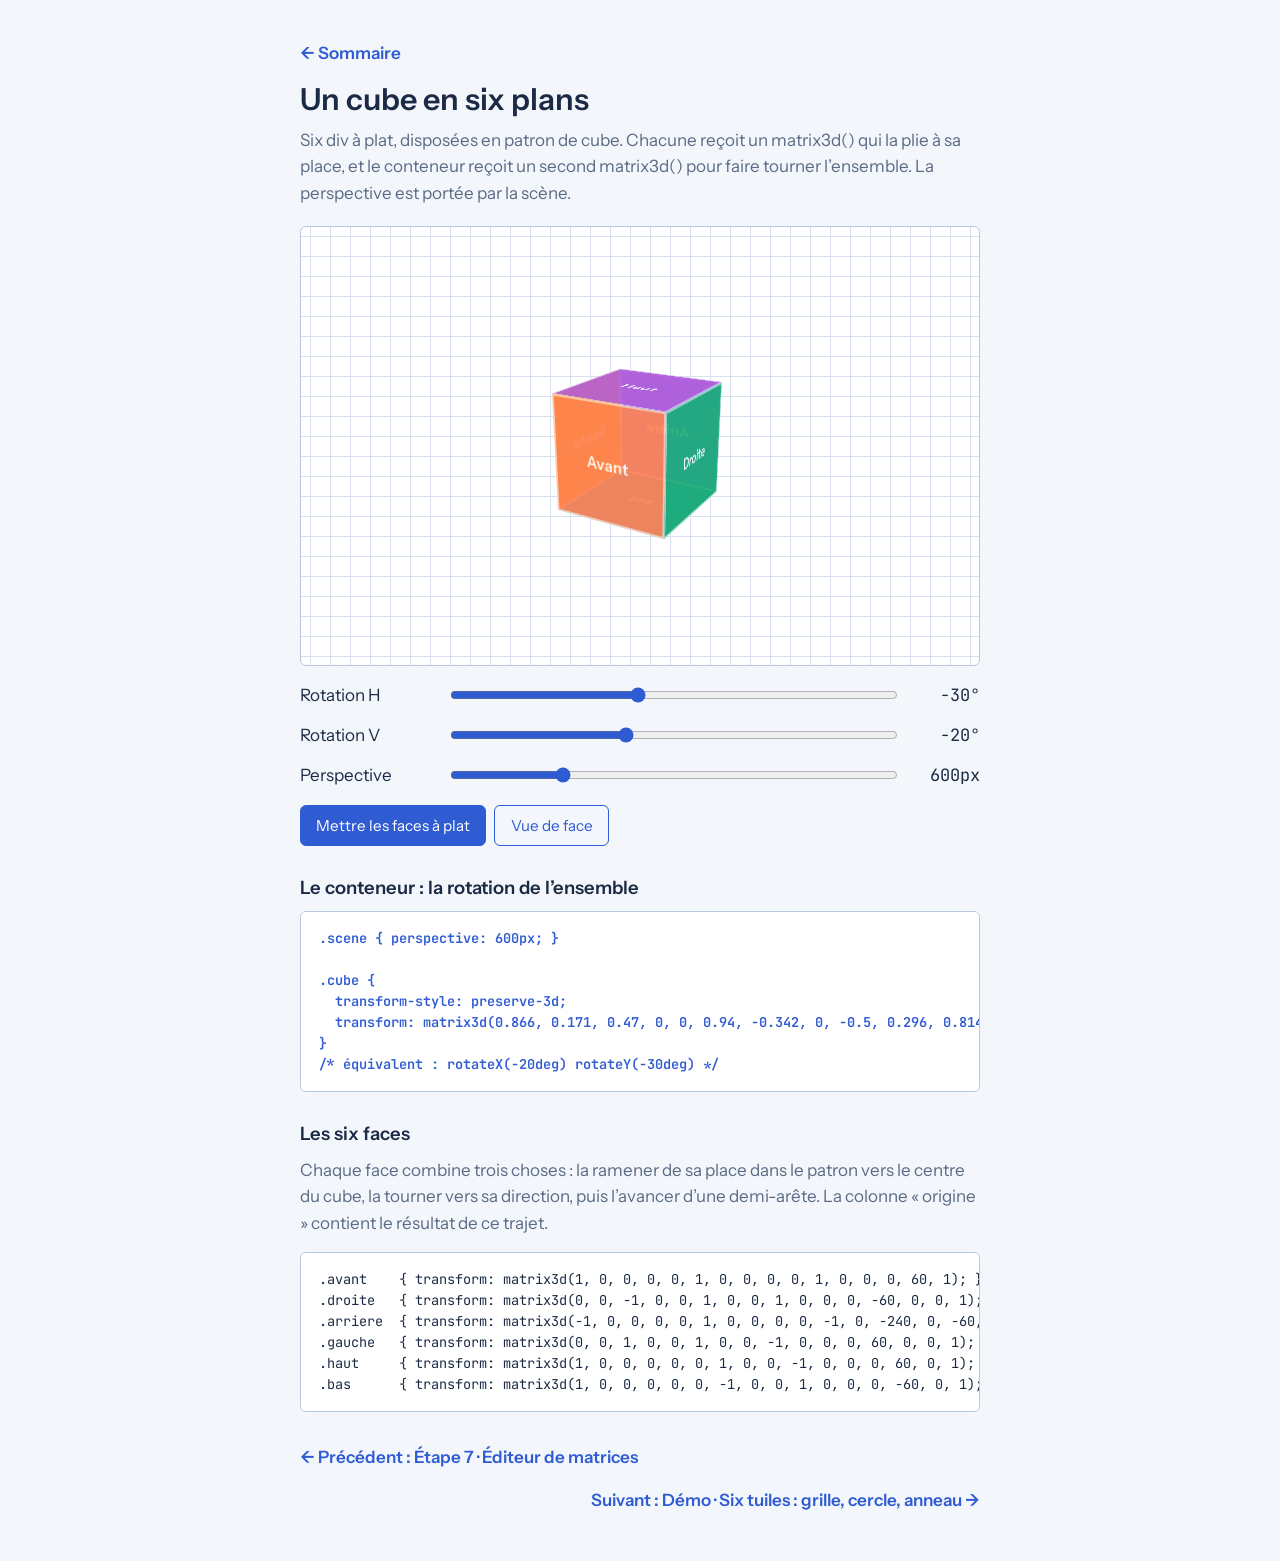
<file: 08-cube/index.html>
<!DOCTYPE html>
<html lang="fr">
<head>
<meta charset="UTF-8">
<meta name="viewport" content="width=device-width, initial-scale=1, viewport-fit=cover">
<title>Un cube en six plans avec matrix3d()</title>
<link rel="preconnect" href="https://fonts.googleapis.com">
<link rel="preconnect" href="https://fonts.gstatic.com" crossorigin>
<link href="https://fonts.googleapis.com/css2?family=Instrument+Sans:wght@400;600&family=JetBrains+Mono:wght@400;600&display=swap" rel="stylesheet">
<link rel="stylesheet" href="style.css">
</head>
<body>
<main>
  <nav class="nav-haut"><a href="../index.html">← Sommaire</a></nav>

  <h1>Un cube en six plans</h1>
  <p>Six div à plat, disposées en patron de cube. Chacune reçoit un matrix3d() qui la plie à sa place, et le conteneur reçoit un second matrix3d() pour faire tourner l’ensemble. La perspective est portée par la scène.</p>

  <div class="scene" id="scene" aria-label="Scène 3D contenant le cube">
    <div class="cube" id="cube"></div>
  </div>

  <div class="controles">
    <label class="curseur"><span>Rotation H</span><input type="range" id="h" min="-180" max="180" step="1" value="-30"><span class="mono" id="hv"></span></label>
    <label class="curseur"><span>Rotation V</span><input type="range" id="v" min="-90" max="90" step="1" value="-20"><span class="mono" id="vv"></span></label>
    <label class="curseur"><span>Perspective</span><input type="range" id="p" min="150" max="2000" step="10" value="600"><span class="mono" id="pv"></span></label>
    <div class="actions">
      <button class="principal" id="plat" aria-pressed="false">Mettre les faces à plat</button>
      <button id="reset">Vue de face</button>
    </div>
  </div>

  <h2>Le conteneur : la rotation de l’ensemble</h2>
  <div class="panneau"><span class="mono css" id="cssCube"></span></div>

  <h2>Les six faces</h2>
  <p>Chaque face combine trois choses : la ramener de sa place dans le patron vers le centre du cube, la tourner vers sa direction, puis l’avancer d’une demi-arête. La colonne « origine » contient le résultat de ce trajet.</p>
  <div class="panneau"><span class="mono" id="cssFaces"></span></div>
  <nav class="nav-bas"><a class="prec" href="../07-editeur/index.html">← Précédent : Étape 7 · Éditeur de matrices</a><a class="suiv" href="../09-tuiles/index.html">Suivant : Démo · Six tuiles : grille, cercle, anneau →</a></nav>
</main>
<script src="script.js"></script>
</body>
</html>
</file>
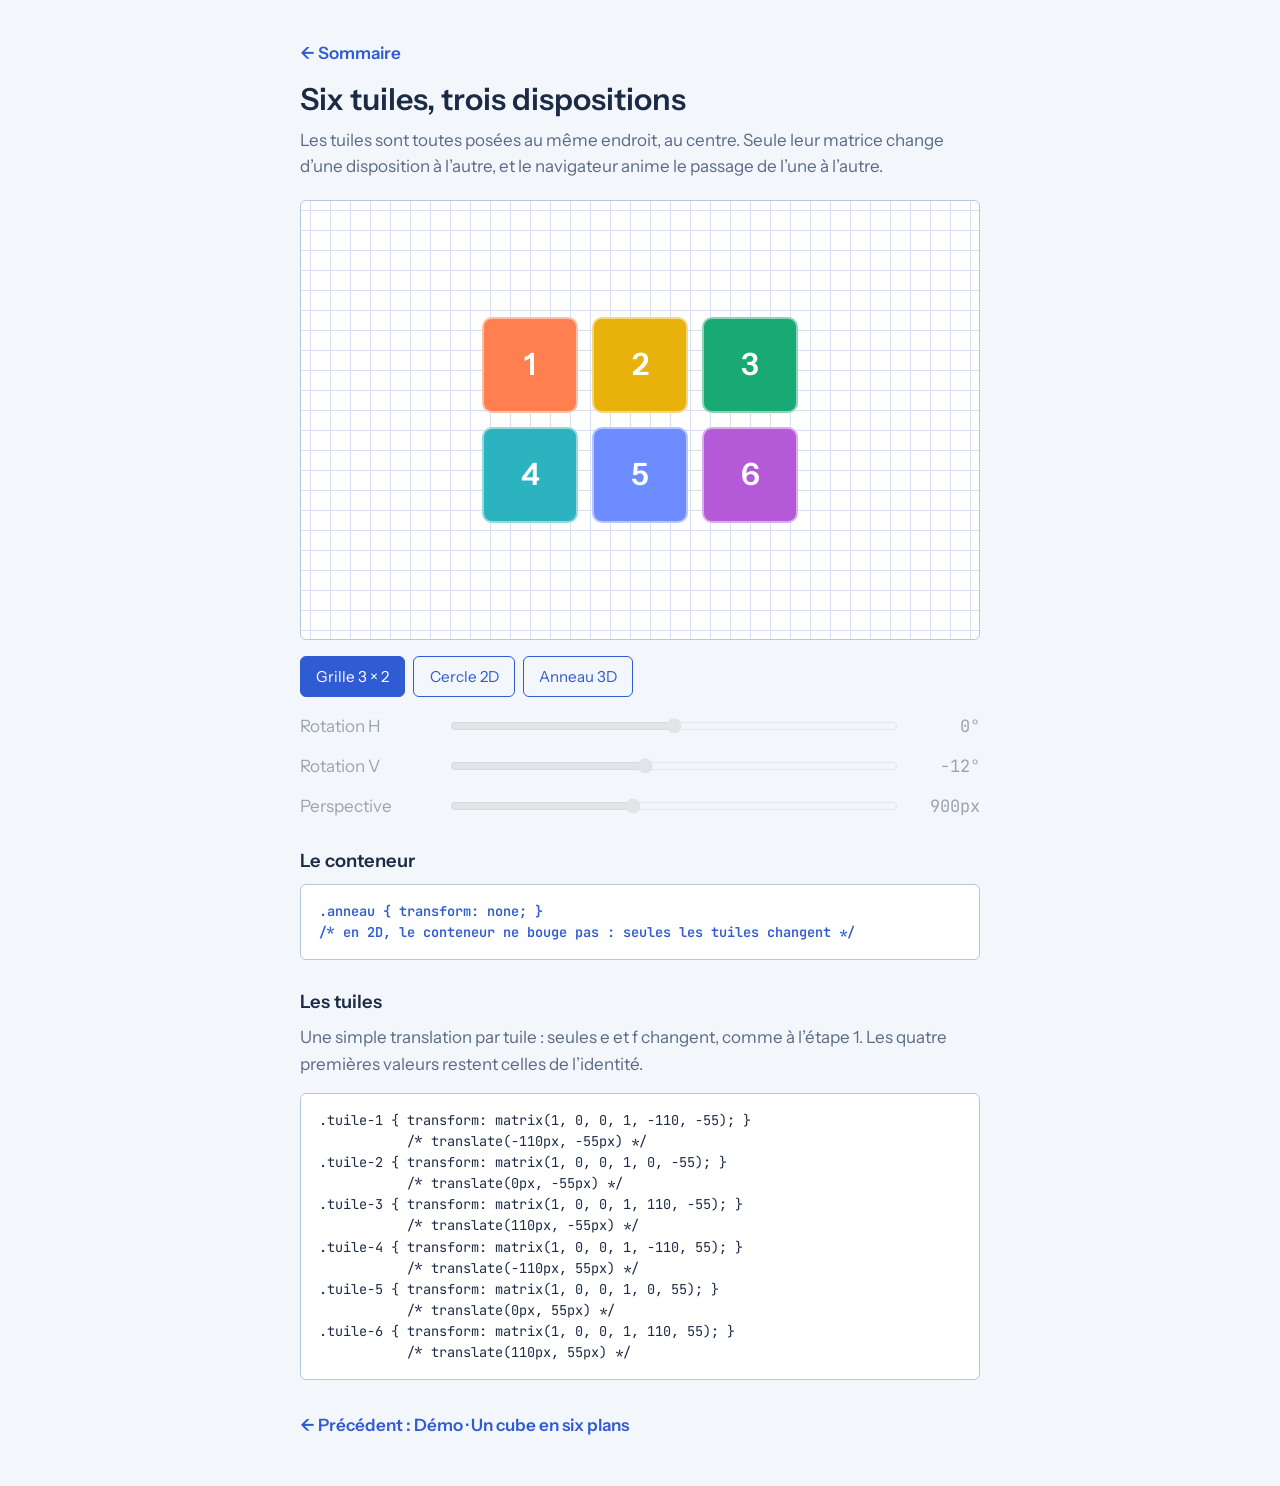
<file: 09-tuiles/index.html>
<!DOCTYPE html>
<html lang="fr">
<head>
<meta charset="UTF-8">
<meta name="viewport" content="width=device-width, initial-scale=1, viewport-fit=cover">
<title>Six tuiles : grille, cercle, anneau</title>
<link rel="preconnect" href="https://fonts.googleapis.com">
<link rel="preconnect" href="https://fonts.gstatic.com" crossorigin>
<link href="https://fonts.googleapis.com/css2?family=Instrument+Sans:wght@400;600&family=JetBrains+Mono:wght@400;600&display=swap" rel="stylesheet">
<link rel="stylesheet" href="style.css">
</head>
<body>
<main>
  <nav class="nav-haut"><a href="../index.html">← Sommaire</a></nav>

  <h1>Six tuiles, trois dispositions</h1>
  <p>Les tuiles sont toutes posées au même endroit, au centre. Seule leur matrice change d’une disposition à l’autre, et le navigateur anime le passage de l’une à l’autre.</p>

  <div class="scene" id="scene" aria-label="Scène contenant les six tuiles">
    <div class="anneau" id="anneau"></div>
  </div>

  <div class="choix" role="group" aria-label="Disposition">
    <button data-mode="grille" aria-pressed="true">Grille 3 × 2</button>
    <button data-mode="cercle" aria-pressed="false">Cercle 2D</button>
    <button data-mode="anneau" aria-pressed="false">Anneau 3D</button>
  </div>
  <div class="controles">
    <label class="curseur" id="lblH"><span>Rotation H</span><input type="range" id="h" min="-180" max="180" step="1" value="0"><span class="mono" id="hv">0°</span></label>
    <label class="curseur" id="lblV"><span>Rotation V</span><input type="range" id="v" min="-90" max="90" step="1" value="-12"><span class="mono" id="vv">−12°</span></label>
    <label class="curseur" id="lblP"><span>Perspective</span><input type="range" id="p" min="150" max="2000" step="10" value="900"><span class="mono" id="pv">900px</span></label>
  </div>

  <h2>Le conteneur</h2>
  <div class="panneau"><span class="mono css" id="cssConteneur"></span></div>

  <h2>Les tuiles</h2>
  <p id="explication"></p>
  <div class="panneau"><span class="mono" id="cssTuiles"></span></div>
  <nav class="nav-bas"><a class="prec" href="../08-cube/index.html">← Précédent : Démo · Un cube en six plans</a></nav>
</main>
<script src="script.js"></script>
</body>
</html>
</file>
<file: 01-translation/style.css>
:root {
    --paper: #f3f6fb;
    --grid: #d6e0ee;
    --grid-strong: #b7c7de;
    --ink: #1c2b45;
    --muted: #5b6b85;
    --box: #ff7f50;
    --ghost: #8a97ad;
    --panel: #ffffff;
    --accent: #2f5bd3;
    color-scheme: light;
    box-sizing: border-box;
    padding-top: env(safe-area-inset-top, 0px);
    padding-bottom: env(safe-area-inset-bottom, 0px);
  }
  @media (prefers-color-scheme: dark) {
    :root:not([data-theme="light"]) {
      --paper: #121a28; --grid: #1f2b40; --grid-strong: #2d3d58;
      --ink: #e4ebf7; --muted: #9aa8c0; --box: #ff8a60; --ghost: #7d8ba3;
      --panel: #19233a; --accent: #7fa2ff; color-scheme: dark;
    }
  }
  :root[data-theme="dark"] {
    --paper: #121a28; --grid: #1f2b40; --grid-strong: #2d3d58;
    --ink: #e4ebf7; --muted: #9aa8c0; --box: #ff8a60; --ghost: #7d8ba3;
    --panel: #19233a; --accent: #7fa2ff; color-scheme: dark;
  }
  *, *::before, *::after { box-sizing: inherit; }
  html { scroll-padding-top: env(safe-area-inset-top, 0px); }
  body {
    margin: 0; background: var(--paper); color: var(--ink);
    font-family: "Instrument Sans", system-ui, -apple-system, "Segoe UI", sans-serif;
    font-size: 17px; line-height: 1.55;
  }
  main { max-width: 640px; margin: 0 auto; padding: 2.5rem 1.25rem 3rem; }
  h1 { font-size: 1.9rem; line-height: 1.2; margin: 0 0 .5rem; font-weight: 600; }
  p { margin: 0 0 1rem; color: var(--muted); max-width: 60ch; }
  code, .mono { font-family: "JetBrains Mono", ui-monospace, Menlo, Consolas, monospace; }

  .stage {
    position: relative; width: 100%; height: 300px; margin: 1.5rem 0 1rem;
    border: 1px solid var(--grid-strong); border-radius: 6px; overflow: hidden;
    background-color: var(--panel);
    background-image:
      linear-gradient(var(--grid-strong) 1px, transparent 1px),
      linear-gradient(90deg, var(--grid-strong) 1px, transparent 1px),
      linear-gradient(var(--grid) 1px, transparent 1px),
      linear-gradient(90deg, var(--grid) 1px, transparent 1px);
    background-size: 100px 100px, 100px 100px, 10px 10px, 10px 10px;
    background-position: -1px -1px;
  }
  .boite { position: absolute; top: 80px; left: 80px; width: 100px; height: 100px; }
  .fantome { border: 2px dashed var(--ghost); }
  .deplacee {
    background: var(--box); opacity: .92;
    transform: matrix(1, 0, 0, 1, 80, 30);
    transition: transform .35s ease;
  }
  .centre {
    position: absolute; width: 8px; height: 8px; margin: -4px 0 0 -4px;
    border-radius: 50%; left: 50%; top: 50%;
  }
  .fantome .centre { background: var(--ghost); }
  .deplacee .centre { background: var(--ink); }

  .formule {
    background: var(--panel); border: 1px solid var(--grid-strong); border-radius: 6px;
    padding: 1rem 1.1rem; margin-bottom: 1.25rem; overflow-x: auto;
  }
  .formule .mono { font-size: .95rem; white-space: pre; display: block; }
  .formule .css { color: var(--accent); font-weight: 600; margin-bottom: .5rem; }

  .controles { display: grid; gap: .9rem; }
  label { display: grid; grid-template-columns: 6.5rem 1fr 3.5rem; align-items: center; gap: .75rem; }
  label span:last-child { text-align: right; }
  input[type="range"] { width: 100%; accent-color: var(--accent); }
  .actions { display: flex; flex-wrap: wrap; gap: .6rem; margin-top: .4rem; }
  button {
    font: inherit; font-size: .95rem; padding: .5rem .9rem; border-radius: 6px; cursor: pointer;
    border: 1px solid var(--accent); background: transparent; color: var(--accent);
  }
  button.principal { background: var(--accent); color: var(--panel); }
  button:focus-visible, input:focus-visible { outline: 2px solid var(--accent); outline-offset: 2px; }
  .legende { font-size: .9rem; margin-top: 1rem; }
  @media (prefers-reduced-motion: reduce) { .deplacee { transition: none; } }

/* navigation entre chapitres */
.nav-haut { margin: 0 0 1rem; }
.nav-bas { margin: 2rem 0 0; display: flex; justify-content: space-between; gap: 1rem; flex-wrap: wrap; }
.nav-bas .suiv { margin-left: auto; text-align: right; }
.nav-haut a, .nav-bas a { color: var(--accent, #2f5bd3); text-decoration: none; font-weight: 600; }
.nav-haut a:hover, .nav-bas a:hover { text-decoration: underline; }
</file>
<file: 02-echelle-miroir/style.css>
:root {
    --paper: #f3f6fb; --grid: #d6e0ee; --grid-strong: #b7c7de;
    --ink: #1c2b45; --muted: #5b6b85; --box: #ff7f50; --ghost: #8a97ad;
    --panel: #ffffff; --accent: #2f5bd3; --vx: #1f6feb; --vy: #0e9f6e;
    color-scheme: light;
    box-sizing: border-box;
    padding-top: env(safe-area-inset-top, 0px);
    padding-bottom: env(safe-area-inset-bottom, 0px);
  }
  @media (prefers-color-scheme: dark) {
    :root:not([data-theme="light"]) {
      --paper: #121a28; --grid: #1f2b40; --grid-strong: #2d3d58;
      --ink: #e4ebf7; --muted: #9aa8c0; --box: #ff8a60; --ghost: #7d8ba3;
      --panel: #19233a; --accent: #7fa2ff; --vx: #7fa2ff; --vy: #4fd1a1; color-scheme: dark;
    }
  }
  :root[data-theme="dark"] {
    --paper: #121a28; --grid: #1f2b40; --grid-strong: #2d3d58;
    --ink: #e4ebf7; --muted: #9aa8c0; --box: #ff8a60; --ghost: #7d8ba3;
    --panel: #19233a; --accent: #7fa2ff; --vx: #7fa2ff; --vy: #4fd1a1; color-scheme: dark;
  }
  *, *::before, *::after { box-sizing: inherit; }
  html { scroll-padding-top: env(safe-area-inset-top, 0px); }
  body {
    margin: 0; background: var(--paper); color: var(--ink);
    font-family: "Instrument Sans", system-ui, -apple-system, "Segoe UI", sans-serif;
    font-size: 17px; line-height: 1.55;
  }
  main { max-width: 640px; margin: 0 auto; padding: 2.5rem 1.25rem 3rem; }
  h1 { font-size: 1.9rem; line-height: 1.2; margin: 0 0 .5rem; font-weight: 600; }
  p { margin: 0 0 1rem; color: var(--muted); max-width: 60ch; }
  .mono { font-family: "JetBrains Mono", ui-monospace, Menlo, Consolas, monospace; }

  .stage {
    position: relative; width: 100%; height: 340px; margin: 1.5rem 0 1rem;
    border: 1px solid var(--grid-strong); border-radius: 6px; overflow: hidden;
    background-color: var(--panel);
    background-image:
      linear-gradient(var(--grid-strong) 1px, transparent 1px),
      linear-gradient(90deg, var(--grid-strong) 1px, transparent 1px),
      linear-gradient(var(--grid) 1px, transparent 1px),
      linear-gradient(90deg, var(--grid) 1px, transparent 1px);
    background-size: 100px 100px, 100px 100px, 10px 10px, 10px 10px;
    background-position: center center;
  }
  .boite {
    position: absolute; top: 50%; left: 50%;
    width: 100px; height: 100px; margin: -50px 0 0 -50px;
  }
  .fantome { border: 2px dashed var(--ghost); }
  .deplacee {
    background: var(--box); opacity: .92;
    display: grid; place-items: center;
    transition: transform .35s ease;
  }
  .lettre { font-size: 64px; font-weight: 600; line-height: 1; color: var(--panel); user-select: none; }
  .vec { position: absolute; left: 50%; top: 50%; }
  .vec-x { width: 50px; height: 3px; margin-top: -1.5px; background: var(--vx); }
  .vec-x::after {
    content: ""; position: absolute; right: -8px; top: -5px;
    border-left: 9px solid var(--vx); border-top: 6.5px solid transparent; border-bottom: 6.5px solid transparent;
  }
  .vec-y { width: 3px; height: 50px; margin-left: -1.5px; background: var(--vy); }
  .vec-y::after {
    content: ""; position: absolute; bottom: -8px; left: -5px;
    border-top: 9px solid var(--vy); border-left: 6.5px solid transparent; border-right: 6.5px solid transparent;
  }

  .formule {
    background: var(--panel); border: 1px solid var(--grid-strong); border-radius: 6px;
    padding: 1rem 1.1rem; margin-bottom: 1.25rem; overflow-x: auto;
    display: grid; grid-template-columns: auto 1fr; gap: .5rem 2rem; align-items: start;
  }
  .formule .css { grid-column: 1 / -1; color: var(--accent); font-weight: 600; white-space: pre; }
  .formule .mono { font-size: .95rem; white-space: pre; }
  .col-a { color: var(--vx); font-weight: 600; }
  .col-c { color: var(--vy); font-weight: 600; }
  .etat { grid-column: 1 / -1; color: var(--muted); font-size: .95rem; }

  .controles { display: grid; gap: .9rem; }
  label { display: grid; grid-template-columns: 6.5rem 1fr 3.5rem; align-items: center; gap: .75rem; }
  label span:last-child { text-align: right; }
  input[type="range"] { width: 100%; accent-color: var(--accent); }
  .actions { display: flex; flex-wrap: wrap; gap: .5rem; margin-top: .4rem; }
  button {
    font: inherit; font-size: .92rem; padding: .45rem .8rem; border-radius: 6px; cursor: pointer;
    border: 1px solid var(--accent); background: transparent; color: var(--accent);
  }
  button[aria-pressed="true"] { background: var(--accent); color: var(--panel); }
  button:focus-visible, input:focus-visible { outline: 2px solid var(--accent); outline-offset: 2px; }
  .legende { font-size: .9rem; margin-top: 1rem; }
  @media (prefers-reduced-motion: reduce) { .deplacee { transition: none; } }

/* navigation entre chapitres */
.nav-haut { margin: 0 0 1rem; }
.nav-bas { margin: 2rem 0 0; display: flex; justify-content: space-between; gap: 1rem; flex-wrap: wrap; }
.nav-bas .suiv { margin-left: auto; text-align: right; }
.nav-haut a, .nav-bas a { color: var(--accent, #2f5bd3); text-decoration: none; font-weight: 600; }
.nav-haut a:hover, .nav-bas a:hover { text-decoration: underline; }
</file>
<file: 03-inclinaison/style.css>
:root {
    --paper: #f3f6fb; --grid: #d6e0ee; --grid-strong: #b7c7de;
    --ink: #1c2b45; --muted: #5b6b85; --box: #ff7f50; --ghost: #8a97ad;
    --panel: #ffffff; --accent: #2f5bd3; --vx: #1f6feb; --vy: #0e9f6e;
    color-scheme: light;
    box-sizing: border-box;
    padding-top: env(safe-area-inset-top, 0px);
    padding-bottom: env(safe-area-inset-bottom, 0px);
  }
  @media (prefers-color-scheme: dark) {
    :root:not([data-theme="light"]) {
      --paper: #121a28; --grid: #1f2b40; --grid-strong: #2d3d58;
      --ink: #e4ebf7; --muted: #9aa8c0; --box: #ff8a60; --ghost: #7d8ba3;
      --panel: #19233a; --accent: #7fa2ff; --vx: #7fa2ff; --vy: #4fd1a1; color-scheme: dark;
    }
  }
  :root[data-theme="dark"] {
    --paper: #121a28; --grid: #1f2b40; --grid-strong: #2d3d58;
    --ink: #e4ebf7; --muted: #9aa8c0; --box: #ff8a60; --ghost: #7d8ba3;
    --panel: #19233a; --accent: #7fa2ff; --vx: #7fa2ff; --vy: #4fd1a1; color-scheme: dark;
  }
  *, *::before, *::after { box-sizing: inherit; }
  html { scroll-padding-top: env(safe-area-inset-top, 0px); }
  body {
    margin: 0; background: var(--paper); color: var(--ink);
    font-family: "Instrument Sans", system-ui, -apple-system, "Segoe UI", sans-serif;
    font-size: 17px; line-height: 1.55;
  }
  main { max-width: 640px; margin: 0 auto; padding: 2.5rem 1.25rem 3rem; }
  h1 { font-size: 1.9rem; line-height: 1.2; margin: 0 0 .5rem; font-weight: 600; }
  p { margin: 0 0 1rem; color: var(--muted); max-width: 60ch; }
  .mono { font-family: "JetBrains Mono", ui-monospace, Menlo, Consolas, monospace; }

  .stage {
    position: relative; width: 100%; height: 360px; margin: 1.5rem 0 1rem;
    border: 1px solid var(--grid-strong); border-radius: 6px; overflow: hidden;
    background-color: var(--panel);
    background-image:
      linear-gradient(var(--grid-strong) 1px, transparent 1px),
      linear-gradient(90deg, var(--grid-strong) 1px, transparent 1px),
      linear-gradient(var(--grid) 1px, transparent 1px),
      linear-gradient(90deg, var(--grid) 1px, transparent 1px);
    background-size: 100px 100px, 100px 100px, 10px 10px, 10px 10px;
    background-position: center center;
  }
  .boite {
    position: absolute; top: 50%; left: 50%;
    width: 100px; height: 100px; margin: -50px 0 0 -50px;
  }
  .fantome { border: 2px dashed var(--ghost); }
  .deplacee {
    background: var(--box); opacity: .92;
    display: grid; place-items: center;
    transition: transform .35s ease;
  }
  .lettre { font-size: 64px; font-weight: 600; line-height: 1; color: var(--panel); user-select: none; }
  .vec { position: absolute; left: 50%; top: 50%; }
  .vec-x { width: 50px; height: 3px; margin-top: -1.5px; background: var(--vx); }
  .vec-x::after {
    content: ""; position: absolute; right: -8px; top: -5px;
    border-left: 9px solid var(--vx); border-top: 6.5px solid transparent; border-bottom: 6.5px solid transparent;
  }
  .vec-y { width: 3px; height: 50px; margin-left: -1.5px; background: var(--vy); }
  .vec-y::after {
    content: ""; position: absolute; bottom: -8px; left: -5px;
    border-top: 9px solid var(--vy); border-left: 6.5px solid transparent; border-right: 6.5px solid transparent;
  }

  .formule {
    background: var(--panel); border: 1px solid var(--grid-strong); border-radius: 6px;
    padding: 1rem 1.1rem; margin-bottom: 1.25rem; overflow-x: auto;
    display: grid; grid-template-columns: auto 1fr; gap: .5rem 2rem; align-items: start;
  }
  .formule .css { grid-column: 1 / -1; color: var(--accent); font-weight: 600; white-space: pre; }
  .formule .mono { font-size: .95rem; white-space: pre; }
  .col-a { color: var(--vx); font-weight: 600; }
  .col-c { color: var(--vy); font-weight: 600; }
  .etat { grid-column: 1 / -1; color: var(--muted); font-size: .95rem; }

  .controles { display: grid; gap: .9rem; }
  label { display: grid; grid-template-columns: 6.5rem 1fr 3.5rem; align-items: center; gap: .75rem; }
  label span:last-child { text-align: right; }
  input[type="range"] { width: 100%; accent-color: var(--accent); }
  .actions { display: flex; flex-wrap: wrap; gap: .5rem; margin-top: .4rem; }
  button {
    font: inherit; font-size: .92rem; padding: .45rem .8rem; border-radius: 6px; cursor: pointer;
    border: 1px solid var(--accent); background: transparent; color: var(--accent);
  }
  button[aria-pressed="true"] { background: var(--accent); color: var(--panel); }
  button:focus-visible, input:focus-visible { outline: 2px solid var(--accent); outline-offset: 2px; }
  .legende { font-size: .9rem; margin-top: 1rem; }
  @media (prefers-reduced-motion: reduce) { .deplacee { transition: none; } }

/* navigation entre chapitres */
.nav-haut { margin: 0 0 1rem; }
.nav-bas { margin: 2rem 0 0; display: flex; justify-content: space-between; gap: 1rem; flex-wrap: wrap; }
.nav-bas .suiv { margin-left: auto; text-align: right; }
.nav-haut a, .nav-bas a { color: var(--accent, #2f5bd3); text-decoration: none; font-weight: 600; }
.nav-haut a:hover, .nav-bas a:hover { text-decoration: underline; }
</file>
<file: 04-rotation/style.css>
:root {
    --paper: #f3f6fb; --grid: #d6e0ee; --grid-strong: #b7c7de;
    --ink: #1c2b45; --muted: #5b6b85; --box: #ff7f50; --ghost: #8a97ad;
    --panel: #ffffff; --accent: #2f5bd3; --vx: #1f6feb; --vy: #0e9f6e; --check: #b4237d;
    color-scheme: light;
    box-sizing: border-box;
    padding-top: env(safe-area-inset-top, 0px);
    padding-bottom: env(safe-area-inset-bottom, 0px);
  }
  @media (prefers-color-scheme: dark) {
    :root:not([data-theme="light"]) {
      --paper: #121a28; --grid: #1f2b40; --grid-strong: #2d3d58;
      --ink: #e4ebf7; --muted: #9aa8c0; --box: #ff8a60; --ghost: #7d8ba3;
      --panel: #19233a; --accent: #7fa2ff; --vx: #7fa2ff; --vy: #4fd1a1; --check: #f47cc6; color-scheme: dark;
    }
  }
  :root[data-theme="dark"] {
    --paper: #121a28; --grid: #1f2b40; --grid-strong: #2d3d58;
    --ink: #e4ebf7; --muted: #9aa8c0; --box: #ff8a60; --ghost: #7d8ba3;
    --panel: #19233a; --accent: #7fa2ff; --vx: #7fa2ff; --vy: #4fd1a1; --check: #f47cc6; color-scheme: dark;
  }
  *, *::before, *::after { box-sizing: inherit; }
  html { scroll-padding-top: env(safe-area-inset-top, 0px); }
  body {
    margin: 0; background: var(--paper); color: var(--ink);
    font-family: "Instrument Sans", system-ui, -apple-system, "Segoe UI", sans-serif;
    font-size: 17px; line-height: 1.55;
  }
  main { max-width: 640px; margin: 0 auto; padding: 2.5rem 1.25rem 3rem; }
  h1 { font-size: 1.9rem; line-height: 1.2; margin: 0 0 .5rem; font-weight: 600; }
  h2 { font-size: 1.15rem; margin: 2rem 0 .5rem; font-weight: 600; }
  p { margin: 0 0 1rem; color: var(--muted); max-width: 60ch; }
  .mono { font-family: "JetBrains Mono", ui-monospace, Menlo, Consolas, monospace; }

  .stage {
    position: relative; width: 100%; height: 340px; margin: 1.5rem 0 1rem;
    border: 1px solid var(--grid-strong); border-radius: 6px; overflow: hidden;
    background-color: var(--panel);
    background-image:
      linear-gradient(var(--grid-strong) 1px, transparent 1px),
      linear-gradient(90deg, var(--grid-strong) 1px, transparent 1px),
      linear-gradient(var(--grid) 1px, transparent 1px),
      linear-gradient(90deg, var(--grid) 1px, transparent 1px);
    background-size: 100px 100px, 100px 100px, 10px 10px, 10px 10px;
    background-position: center center;
  }
  .boite {
    position: absolute; top: 50%; left: 50%;
    width: 100px; height: 100px; margin: -50px 0 0 -50px;
  }
  .fantome { border: 2px dashed var(--ghost); }
  .deplacee {
    background: var(--box); opacity: .92;
    display: grid; place-items: center;
    transition: transform .3s ease;
  }
  .temoin {
    border: 3px solid var(--check); pointer-events: none;
    transition: transform .3s ease; visibility: hidden;
  }
  .stage.comparer .temoin { visibility: visible; }
  .mesure { visibility: hidden; pointer-events: none; }
  .lettre { font-size: 64px; font-weight: 600; line-height: 1; color: var(--panel); user-select: none; }
  .vec { position: absolute; left: 50%; top: 50%; }
  .vec-x { width: 50px; height: 3px; margin-top: -1.5px; background: var(--vx); }
  .vec-x::after {
    content: ""; position: absolute; right: -8px; top: -5px;
    border-left: 9px solid var(--vx); border-top: 6.5px solid transparent; border-bottom: 6.5px solid transparent;
  }
  .vec-y { width: 3px; height: 50px; margin-left: -1.5px; background: var(--vy); }
  .vec-y::after {
    content: ""; position: absolute; bottom: -8px; left: -5px;
    border-top: 9px solid var(--vy); border-left: 6.5px solid transparent; border-right: 6.5px solid transparent;
  }

  .panneau {
    background: var(--panel); border: 1px solid var(--grid-strong); border-radius: 6px;
    padding: 1rem 1.1rem; margin-bottom: 1.25rem; overflow-x: auto;
  }
  .formule { display: grid; grid-template-columns: auto 1fr; gap: .5rem 2rem; align-items: start; }
  .formule .css { grid-column: 1 / -1; color: var(--accent); font-weight: 600; white-space: pre; }
  .formule .mono { font-size: .95rem; white-space: pre; }
  .col-a { color: var(--vx); font-weight: 600; }
  .col-c { color: var(--vy); font-weight: 600; }
  .etat { grid-column: 1 / -1; color: var(--muted); font-size: .95rem; }

  .cercle { display: grid; grid-template-columns: 180px 1fr; gap: 1.25rem; align-items: center; }
  .cercle svg { width: 180px; height: 180px; display: block; }
  .cercle p { margin: 0; font-size: .95rem; }
  @media (max-width: 480px) { .cercle { grid-template-columns: 1fr; justify-items: center; } }

  .controles { display: grid; gap: .9rem; }
  label.curseur { display: grid; grid-template-columns: 6.5rem 1fr 3.5rem; align-items: center; gap: .75rem; }
  label.curseur span:last-child { text-align: right; }
  input[type="range"] { width: 100%; accent-color: var(--accent); }
  label.case { display: flex; gap: .6rem; align-items: center; cursor: pointer; }
  input[type="checkbox"] { accent-color: var(--check); width: 1.1rem; height: 1.1rem; }
  .actions { display: flex; flex-wrap: wrap; gap: .5rem; margin-top: .2rem; }
  button {
    font: inherit; font-size: .92rem; padding: .45rem .8rem; border-radius: 6px; cursor: pointer;
    border: 1px solid var(--accent); background: transparent; color: var(--accent);
  }
  button[aria-pressed="true"] { background: var(--accent); color: var(--panel); }
  button:focus-visible, input:focus-visible { outline: 2px solid var(--accent); outline-offset: 2px; }
  .lu { font-size: .9rem; white-space: pre; }
  @media (prefers-reduced-motion: reduce) { .deplacee, .temoin { transition: none; } }

/* navigation entre chapitres */
.nav-haut { margin: 0 0 1rem; }
.nav-bas { margin: 2rem 0 0; display: flex; justify-content: space-between; gap: 1rem; flex-wrap: wrap; }
.nav-bas .suiv { margin-left: auto; text-align: right; }
.nav-haut a, .nav-bas a { color: var(--accent, #2f5bd3); text-decoration: none; font-weight: 600; }
.nav-haut a:hover, .nav-bas a:hover { text-decoration: underline; }
</file>
<file: 05-composition/style.css>
:root {
    --paper: #f3f6fb; --grid: #d6e0ee; --grid-strong: #b7c7de;
    --ink: #1c2b45; --muted: #5b6b85; --box: #ff7f50; --ghost: #8a97ad;
    --panel: #ffffff; --accent: #2f5bd3; --vx: #1f6feb; --vy: #0e9f6e; --check: #b4237d;
    color-scheme: light;
    box-sizing: border-box;
    padding-top: env(safe-area-inset-top, 0px);
    padding-bottom: env(safe-area-inset-bottom, 0px);
  }
  @media (prefers-color-scheme: dark) {
    :root:not([data-theme="light"]) {
      --paper: #121a28; --grid: #1f2b40; --grid-strong: #2d3d58;
      --ink: #e4ebf7; --muted: #9aa8c0; --box: #ff8a60; --ghost: #7d8ba3;
      --panel: #19233a; --accent: #7fa2ff; --vx: #7fa2ff; --vy: #4fd1a1; --check: #f47cc6; color-scheme: dark;
    }
  }
  :root[data-theme="dark"] {
    --paper: #121a28; --grid: #1f2b40; --grid-strong: #2d3d58;
    --ink: #e4ebf7; --muted: #9aa8c0; --box: #ff8a60; --ghost: #7d8ba3;
    --panel: #19233a; --accent: #7fa2ff; --vx: #7fa2ff; --vy: #4fd1a1; --check: #f47cc6; color-scheme: dark;
  }
  *, *::before, *::after { box-sizing: inherit; }
  html { scroll-padding-top: env(safe-area-inset-top, 0px); }
  body {
    margin: 0; background: var(--paper); color: var(--ink);
    font-family: "Instrument Sans", system-ui, -apple-system, "Segoe UI", sans-serif;
    font-size: 17px; line-height: 1.55;
  }
  main { max-width: 680px; margin: 0 auto; padding: 2.5rem 1.25rem 3rem; }
  h1 { font-size: 1.9rem; line-height: 1.2; margin: 0 0 .5rem; font-weight: 600; }
  p { margin: 0 0 1rem; color: var(--muted); max-width: 62ch; }
  .mono { font-family: "JetBrains Mono", ui-monospace, Menlo, Consolas, monospace; }

  .stage {
    position: relative; width: 100%; height: 440px; margin: 1.5rem 0 1rem;
    border: 1px solid var(--grid-strong); border-radius: 6px; overflow: hidden;
    background-color: var(--panel);
    background-image:
      linear-gradient(var(--grid-strong) 1px, transparent 1px),
      linear-gradient(90deg, var(--grid-strong) 1px, transparent 1px),
      linear-gradient(var(--grid) 1px, transparent 1px),
      linear-gradient(90deg, var(--grid) 1px, transparent 1px);
    background-size: 100px 100px, 100px 100px, 10px 10px, 10px 10px;
    background-position: center center;
  }
  .boite {
    position: absolute; top: 50%; left: 50%;
    width: 100px; height: 100px; margin: -50px 0 0 -50px;
  }
  .fantome { border: 2px dashed var(--ghost); }
  .deplacee {
    background: var(--box); opacity: .92;
    display: grid; place-items: center;
    transition: transform .35s ease, transform-origin .35s ease;
  }
  .lettre { font-size: 64px; font-weight: 600; line-height: 1; color: var(--panel); user-select: none; }
  .inverse { border: 3px solid var(--check); display: none; transition: transform .35s ease; }
  .stage.comparer .inverse { display: block; }
  .inter {
    border: 2px dashed var(--accent); display: none;
    color: var(--accent); font-weight: 600; font-size: 14px; padding: 4px 6px;
    transition: transform .35s ease;
  }
  .stage.etapes .inter.actif { display: block; }
  .origine {
    position: absolute; width: 12px; height: 12px; margin: -6px 0 0 -6px; border-radius: 50%;
    background: var(--ink); border: 2px solid var(--panel); z-index: 5;
    transition: left .35s ease, top .35s ease;
  }

  .panneau {
    background: var(--panel); border: 1px solid var(--grid-strong); border-radius: 6px;
    padding: 1rem 1.1rem; margin-bottom: 1.25rem; overflow-x: auto;
  }
  .panneau .mono { font-size: .9rem; white-space: pre; display: block; }
  .css { color: var(--accent); font-weight: 600; margin-bottom: .6rem; }
  .produit { margin-top: .6rem; }
  .note { color: var(--muted); font-size: .95rem; margin-top: .6rem; }

  .chaine { display: grid; gap: .7rem; margin-bottom: 1rem; }
  .op { display: grid; grid-template-columns: 1.5rem 9rem 1fr 4.5rem; gap: .6rem; align-items: center; }
  .op .num { color: var(--muted); font-weight: 600; }
  .op .val { text-align: right; }
  select {
    font: inherit; font-size: .95rem; padding: .3rem .4rem; border-radius: 6px;
    border: 1px solid var(--grid-strong); background: var(--panel); color: var(--ink);
  }
  input[type="range"] { width: 100%; accent-color: var(--accent); }
  input[type="range"]:disabled { opacity: .3; }
  @media (max-width: 520px) {
    .op { grid-template-columns: 1.5rem 1fr 4rem; }
    .op input[type="range"] { grid-column: 2 / -1; grid-row: 2; }
  }
  .ligne { display: flex; flex-wrap: wrap; gap: .5rem 1.25rem; align-items: center; margin-bottom: .8rem; }
  label.case { display: flex; gap: .5rem; align-items: center; cursor: pointer; }
  .case-inv input { accent-color: var(--check); }
  .case-etp input { accent-color: var(--accent); }
  .actions { display: flex; flex-wrap: wrap; gap: .5rem; }
  button {
    font: inherit; font-size: .92rem; padding: .45rem .8rem; border-radius: 6px; cursor: pointer;
    border: 1px solid var(--accent); background: transparent; color: var(--accent);
  }
  button.principal { background: var(--accent); color: var(--panel); }
  button:focus-visible, input:focus-visible, select:focus-visible { outline: 2px solid var(--accent); outline-offset: 2px; }
  .legende { font-size: .9rem; margin-top: 1rem; }
  @media (prefers-reduced-motion: reduce) { .deplacee, .inverse, .inter, .origine { transition: none; } }

/* navigation entre chapitres */
.nav-haut { margin: 0 0 1rem; }
.nav-bas { margin: 2rem 0 0; display: flex; justify-content: space-between; gap: 1rem; flex-wrap: wrap; }
.nav-bas .suiv { margin-left: auto; text-align: right; }
.nav-haut a, .nav-bas a { color: var(--accent, #2f5bd3); text-decoration: none; font-weight: 600; }
.nav-haut a:hover, .nav-bas a:hover { text-decoration: underline; }
</file>
<file: 06-3d-perspective/style.css>
:root {
    --paper: #f3f6fb; --grid: #d6e0ee; --grid-strong: #b7c7de;
    --ink: #1c2b45; --muted: #5b6b85; --box: #ff7f50; --ghost: #8a97ad;
    --panel: #ffffff; --accent: #2f5bd3; --vx: #1f6feb; --vy: #0e9f6e; --vz: #7c3aed; --check: #b4237d;
    color-scheme: light;
    box-sizing: border-box;
    padding-top: env(safe-area-inset-top, 0px);
    padding-bottom: env(safe-area-inset-bottom, 0px);
  }
  @media (prefers-color-scheme: dark) {
    :root:not([data-theme="light"]) {
      --paper: #121a28; --grid: #1f2b40; --grid-strong: #2d3d58;
      --ink: #e4ebf7; --muted: #9aa8c0; --box: #ff8a60; --ghost: #7d8ba3;
      --panel: #19233a; --accent: #7fa2ff; --vx: #7fa2ff; --vy: #4fd1a1; --vz: #b79bff; --check: #f47cc6; color-scheme: dark;
    }
  }
  :root[data-theme="dark"] {
    --paper: #121a28; --grid: #1f2b40; --grid-strong: #2d3d58;
    --ink: #e4ebf7; --muted: #9aa8c0; --box: #ff8a60; --ghost: #7d8ba3;
    --panel: #19233a; --accent: #7fa2ff; --vx: #7fa2ff; --vy: #4fd1a1; --vz: #b79bff; --check: #f47cc6; color-scheme: dark;
  }
  *, *::before, *::after { box-sizing: inherit; }
  html { scroll-padding-top: env(safe-area-inset-top, 0px); }
  body {
    margin: 0; background: var(--paper); color: var(--ink);
    font-family: "Instrument Sans", system-ui, -apple-system, "Segoe UI", sans-serif;
    font-size: 17px; line-height: 1.55;
  }
  main { max-width: 680px; margin: 0 auto; padding: 2.5rem 1.25rem 3rem; }
  h1 { font-size: 1.9rem; line-height: 1.2; margin: 0 0 .5rem; font-weight: 600; }
  h2 { font-size: 1.15rem; margin: 2rem 0 .5rem; font-weight: 600; }
  p { margin: 0 0 1rem; color: var(--muted); max-width: 62ch; }
  .mono { font-family: "JetBrains Mono", ui-monospace, Menlo, Consolas, monospace; }

  .stage {
    position: relative; width: 100%; height: 400px; margin: 1.5rem 0 1rem;
    border: 1px solid var(--grid-strong); border-radius: 6px; overflow: hidden;
    background-color: var(--panel);
    background-image:
      linear-gradient(var(--grid-strong) 1px, transparent 1px),
      linear-gradient(90deg, var(--grid-strong) 1px, transparent 1px),
      linear-gradient(var(--grid) 1px, transparent 1px),
      linear-gradient(90deg, var(--grid) 1px, transparent 1px);
    background-size: 100px 100px, 100px 100px, 10px 10px, 10px 10px;
    background-position: center center;
  }
  .boite {
    position: absolute; top: 50%; left: 50%;
    width: 140px; height: 140px; margin: -70px 0 0 -70px;
  }
  .fantome { border: 2px dashed var(--ghost); }
  .deplacee {
    background: var(--box); opacity: .92;
    display: grid; place-items: center;
    transition: transform .3s ease;
  }
  .mesure { visibility: hidden; pointer-events: none; }
  .lettre { font-size: 88px; font-weight: 600; line-height: 1; color: var(--panel); user-select: none; }
  .coin {
    position: absolute; right: -6px; top: -6px; width: 12px; height: 12px; border-radius: 50%;
    background: var(--check); border: 2px solid var(--panel);
  }

  .panneau {
    background: var(--panel); border: 1px solid var(--grid-strong); border-radius: 6px;
    padding: 1rem 1.1rem; margin-bottom: 1.25rem; overflow-x: auto;
  }
  .panneau .mono { font-size: .88rem; white-space: pre; display: block; }
  .css { color: var(--accent); font-weight: 600; margin-bottom: .7rem; }
  .cx { color: var(--vx); font-weight: 600; }
  .cy { color: var(--vy); font-weight: 600; }
  .cz { color: var(--vz); font-weight: 600; }
  .ct { color: var(--ink); font-weight: 600; }
  .persp { background: color-mix(in srgb, var(--check) 18%, transparent); border-radius: 3px; }
  .entetes { color: var(--muted); }
  .note { color: var(--muted); font-size: .95rem; margin-top: .7rem; }

  .controles { display: grid; gap: .8rem; }
  label.curseur { display: grid; grid-template-columns: 8rem 1fr 4.5rem; align-items: center; gap: .75rem; }
  label.curseur span:last-child { text-align: right; }
  input[type="range"] { width: 100%; accent-color: var(--accent); }
  input[type="range"]:disabled { opacity: .3; }
  label.case { display: flex; gap: .55rem; align-items: center; cursor: pointer; }
  input[type="checkbox"] { accent-color: var(--check); width: 1.1rem; height: 1.1rem; }
  .actions { display: flex; flex-wrap: wrap; gap: .5rem; margin-top: .2rem; }
  button {
    font: inherit; font-size: .92rem; padding: .45rem .8rem; border-radius: 6px; cursor: pointer;
    border: 1px solid var(--accent); background: transparent; color: var(--accent);
  }
  button:focus-visible, input:focus-visible { outline: 2px solid var(--accent); outline-offset: 2px; }
  @media (prefers-reduced-motion: reduce) { .deplacee { transition: none; } }

/* navigation entre chapitres */
.nav-haut { margin: 0 0 1rem; }
.nav-bas { margin: 2rem 0 0; display: flex; justify-content: space-between; gap: 1rem; flex-wrap: wrap; }
.nav-bas .suiv { margin-left: auto; text-align: right; }
.nav-haut a, .nav-bas a { color: var(--accent, #2f5bd3); text-decoration: none; font-weight: 600; }
.nav-haut a:hover, .nav-bas a:hover { text-decoration: underline; }
</file>
<file: 07-editeur/style.css>
:root {
    --paper: #f3f6fb; --grid: #d6e0ee; --grid-strong: #b7c7de;
    --ink: #1c2b45; --muted: #5b6b85; --box: #ff7f50; --ghost: #8a97ad;
    --panel: #ffffff; --accent: #2f5bd3; --vx: #1f6feb; --vy: #0e9f6e; --vz: #7c3aed; --check: #b4237d;
    color-scheme: light;
    box-sizing: border-box;
    padding-top: env(safe-area-inset-top, 0px);
    padding-bottom: env(safe-area-inset-bottom, 0px);
  }
  @media (prefers-color-scheme: dark) {
    :root:not([data-theme="light"]) {
      --paper: #121a28; --grid: #1f2b40; --grid-strong: #2d3d58;
      --ink: #e4ebf7; --muted: #9aa8c0; --box: #ff8a60; --ghost: #7d8ba3;
      --panel: #19233a; --accent: #7fa2ff; --vx: #7fa2ff; --vy: #4fd1a1; --vz: #b79bff; --check: #f47cc6; color-scheme: dark;
    }
  }
  :root[data-theme="dark"] {
    --paper: #121a28; --grid: #1f2b40; --grid-strong: #2d3d58;
    --ink: #e4ebf7; --muted: #9aa8c0; --box: #ff8a60; --ghost: #7d8ba3;
    --panel: #19233a; --accent: #7fa2ff; --vx: #7fa2ff; --vy: #4fd1a1; --vz: #b79bff; --check: #f47cc6; color-scheme: dark;
  }
  *, *::before, *::after { box-sizing: inherit; }
  html { scroll-padding-top: env(safe-area-inset-top, 0px); }
  body {
    margin: 0; background: var(--paper); color: var(--ink);
    font-family: "Instrument Sans", system-ui, -apple-system, "Segoe UI", sans-serif;
    font-size: 17px; line-height: 1.55;
  }
  main { max-width: 720px; margin: 0 auto; padding: 2.5rem 1.25rem 3rem; }
  h1 { font-size: 1.9rem; line-height: 1.2; margin: 0 0 .5rem; font-weight: 600; }
  h2 { font-size: 1.15rem; margin: 1.75rem 0 .5rem; font-weight: 600; }
  p { margin: 0 0 1rem; color: var(--muted); max-width: 62ch; }
  .mono { font-family: "JetBrains Mono", ui-monospace, Menlo, Consolas, monospace; }

  .onglets { display: flex; gap: .4rem; margin: 1.25rem 0 0; border-bottom: 1px solid var(--grid-strong); }
  .onglets button {
    border: 1px solid transparent; border-bottom: none; border-radius: 6px 6px 0 0;
    background: transparent; color: var(--muted); padding: .5rem 1rem; margin-bottom: -1px;
    font: inherit; font-weight: 600; cursor: pointer;
  }
  .onglets button[aria-selected="true"] { background: var(--panel); color: var(--ink); border-color: var(--grid-strong); }
  .vue[hidden] { display: none; }

  .stage {
    position: relative; width: 100%; height: 380px; margin: 1.25rem 0 1rem;
    border: 1px solid var(--grid-strong); border-radius: 6px; overflow: hidden;
    background-color: var(--panel);
    background-image:
      linear-gradient(var(--grid-strong) 1px, transparent 1px),
      linear-gradient(90deg, var(--grid-strong) 1px, transparent 1px),
      linear-gradient(var(--grid) 1px, transparent 1px),
      linear-gradient(90deg, var(--grid) 1px, transparent 1px);
    background-size: 100px 100px, 100px 100px, 10px 10px, 10px 10px;
    background-position: center center;
  }
  .boite {
    position: absolute; top: 50%; left: 50%;
    width: 100px; height: 100px; margin: -50px 0 0 -50px;
  }
  .grande { width: 140px; height: 140px; margin: -70px 0 0 -70px; }
  .fantome { border: 2px dashed var(--ghost); }
  .deplacee { background: var(--box); opacity: .92; display: grid; place-items: center; transition: transform .25s ease; }
  .preuve { border: 3px solid var(--check); pointer-events: none; display: none; transition: transform .25s ease; }
  .stage.prouver .preuve { display: block; }
  .lettre { font-size: 64px; font-weight: 600; line-height: 1; color: var(--panel); user-select: none; }
  .grande .lettre { font-size: 88px; }
  .vec { position: absolute; left: 50%; top: 50%; }
  .vec-x { width: 50px; height: 3px; margin-top: -1.5px; background: var(--vx); }
  .vec-x::after {
    content: ""; position: absolute; right: -8px; top: -5px;
    border-left: 9px solid var(--vx); border-top: 6.5px solid transparent; border-bottom: 6.5px solid transparent;
  }
  .vec-y { width: 3px; height: 50px; margin-left: -1.5px; background: var(--vy); }
  .vec-y::after {
    content: ""; position: absolute; bottom: -8px; left: -5px;
    border-top: 9px solid var(--vy); border-left: 6.5px solid transparent; border-right: 6.5px solid transparent;
  }
  .coin {
    position: absolute; right: -6px; top: -6px; width: 12px; height: 12px; border-radius: 50%;
    background: var(--check); border: 2px solid var(--panel);
  }

  .panneau {
    background: var(--panel); border: 1px solid var(--grid-strong); border-radius: 6px;
    padding: 1rem 1.1rem; margin-bottom: 1.1rem; overflow-x: auto;
  }
  .panneau .mono { font-size: .9rem; white-space: pre; display: block; }
  .css { color: var(--accent); font-weight: 600; }
  .note { color: var(--muted); font-size: .95rem; margin-top: .6rem; }

  .valeurs { display: grid; gap: .65rem; }
  .val { display: grid; grid-template-columns: 1.6rem 1fr 5.5rem; gap: .6rem; align-items: center; }
  .val .nom { font-weight: 600; font-family: "JetBrains Mono", ui-monospace, monospace; }
  .val.col1 .nom { color: var(--vx); }
  .val.col2 .nom { color: var(--vy); }
  input[type="range"] { width: 100%; accent-color: var(--accent); }
  input[type="number"] {
    width: 100%; font: inherit; font-family: "JetBrains Mono", ui-monospace, monospace; font-size: .9rem;
    padding: .3rem .4rem; border-radius: 6px; border: 1px solid var(--grid-strong);
    background: var(--panel); color: var(--ink);
  }
  .groupe-titre { color: var(--muted); font-size: .9rem; margin-top: .3rem; }

  .grille { display: grid; grid-template-columns: 4.5rem repeat(4, minmax(4.5rem, 1fr)); gap: .4rem; align-items: center; min-width: 380px; }
  .grille .tete { font-size: .85rem; font-weight: 600; text-align: center; }
  .grille .ligne { font-size: .85rem; color: var(--muted); }
  .grille .cellule { position: relative; }
  .grille .cellule small {
    position: absolute; top: -.55rem; right: .25rem; font-size: .65rem; color: var(--muted);
    background: var(--panel); padding: 0 .15rem; font-family: "JetBrains Mono", ui-monospace, monospace;
  }
  .grille .w input { background: color-mix(in srgb, var(--check) 12%, var(--panel)); }
  .t-x { color: var(--vx); } .t-y { color: var(--vy); } .t-z { color: var(--vz); } .t-o { color: var(--ink); }

  .actions { display: flex; flex-wrap: wrap; gap: .5rem; margin: .9rem 0; }
  button.btn {
    font: inherit; font-size: .9rem; padding: .42rem .75rem; border-radius: 6px; cursor: pointer;
    border: 1px solid var(--accent); background: transparent; color: var(--accent);
  }
  button.btn.principal { background: var(--accent); color: var(--panel); }
  label.case { display: flex; gap: .55rem; align-items: center; cursor: pointer; margin: .4rem 0 1rem; }
  input[type="checkbox"] { accent-color: var(--check); width: 1.1rem; height: 1.1rem; }
  button:focus-visible, input:focus-visible { outline: 2px solid var(--accent); outline-offset: 2px; }
  .etat-ok { color: var(--vy); font-weight: 600; }
  .etat-ko { color: var(--check); font-weight: 600; }
  @media (prefers-reduced-motion: reduce) { .deplacee, .preuve { transition: none; } }

/* navigation entre chapitres */
.nav-haut { margin: 0 0 1rem; }
.nav-bas { margin: 2rem 0 0; display: flex; justify-content: space-between; gap: 1rem; flex-wrap: wrap; }
.nav-bas .suiv { margin-left: auto; text-align: right; }
.nav-haut a, .nav-bas a { color: var(--accent, #2f5bd3); text-decoration: none; font-weight: 600; }
.nav-haut a:hover, .nav-bas a:hover { text-decoration: underline; }
</file>
<file: 08-cube/style.css>
:root {
    --paper: #f3f6fb; --grid: #d6e0ee; --grid-strong: #b7c7de;
    --ink: #1c2b45; --muted: #5b6b85; --panel: #ffffff; --accent: #2f5bd3;
    --f-avant: #ff7f50; --f-arriere: #6c8cff; --f-droite: #19a974; --f-gauche: #e8b10c;
    --f-haut: #b45ad8; --f-bas: #2bb3c0; --face-ink: #ffffff;
    color-scheme: light;
    box-sizing: border-box;
    padding-top: env(safe-area-inset-top, 0px);
    padding-bottom: env(safe-area-inset-bottom, 0px);
  }
  @media (prefers-color-scheme: dark) {
    :root:not([data-theme="light"]) {
      --paper: #121a28; --grid: #1f2b40; --grid-strong: #2d3d58;
      --ink: #e4ebf7; --muted: #9aa8c0; --panel: #19233a; --accent: #7fa2ff; color-scheme: dark;
    }
  }
  :root[data-theme="dark"] {
    --paper: #121a28; --grid: #1f2b40; --grid-strong: #2d3d58;
    --ink: #e4ebf7; --muted: #9aa8c0; --panel: #19233a; --accent: #7fa2ff; color-scheme: dark;
  }
  *, *::before, *::after { box-sizing: inherit; }
  html { scroll-padding-top: env(safe-area-inset-top, 0px); }
  body {
    margin: 0; background: var(--paper); color: var(--ink);
    font-family: "Instrument Sans", system-ui, -apple-system, "Segoe UI", sans-serif;
    font-size: 17px; line-height: 1.55;
  }
  main { max-width: 720px; margin: 0 auto; padding: 2.5rem 1.25rem 3rem; }
  h1 { font-size: 1.9rem; line-height: 1.2; margin: 0 0 .5rem; font-weight: 600; }
  h2 { font-size: 1.15rem; margin: 1.75rem 0 .5rem; font-weight: 600; }
  p { margin: 0 0 1rem; color: var(--muted); max-width: 62ch; }
  .mono { font-family: "JetBrains Mono", ui-monospace, Menlo, Consolas, monospace; }

  .scene {
    position: relative; width: 100%; height: 440px; margin: 1.25rem 0 1rem;
    border: 1px solid var(--grid-strong); border-radius: 6px; overflow: hidden;
    background-color: var(--panel);
    background-image:
      linear-gradient(var(--grid) 1px, transparent 1px),
      linear-gradient(90deg, var(--grid) 1px, transparent 1px);
    background-size: 20px 20px;
    background-position: center center;
    perspective: 600px;
  }
  .cube {
    position: absolute; top: 50%; left: 50%;
    transform-style: preserve-3d;
  }
  .face {
    position: absolute; display: grid; place-items: center;
    color: var(--face-ink); font-weight: 600; font-size: 1rem;
    border: 2px solid rgba(255, 255, 255, .55);
    opacity: .9;
    transition: transform .9s cubic-bezier(.5, 0, .2, 1);
  }
  .face small { display: block; font-family: "JetBrains Mono", ui-monospace, monospace; font-size: .7rem; font-weight: 400; opacity: .85; text-align: center; }
  .avant { background: var(--f-avant); }
  .arriere { background: var(--f-arriere); }
  .droite { background: var(--f-droite); }
  .gauche { background: var(--f-gauche); }
  .haut { background: var(--f-haut); }
  .bas { background: var(--f-bas); }

  .controles { display: grid; gap: .85rem; }
  label.curseur { display: grid; grid-template-columns: 8.5rem 1fr 4.5rem; align-items: center; gap: .75rem; }
  label.curseur span:last-child { text-align: right; }
  input[type="range"] { width: 100%; accent-color: var(--accent); }
  .actions { display: flex; flex-wrap: wrap; gap: .5rem; margin-top: .2rem; }
  button {
    font: inherit; font-size: .95rem; padding: .5rem .95rem; border-radius: 6px; cursor: pointer;
    border: 1px solid var(--accent); background: transparent; color: var(--accent);
  }
  button.principal { background: var(--accent); color: var(--panel); }
  button:focus-visible, input:focus-visible { outline: 2px solid var(--accent); outline-offset: 2px; }

  .panneau {
    background: var(--panel); border: 1px solid var(--grid-strong); border-radius: 6px;
    padding: 1rem 1.1rem; margin-bottom: 1.1rem; overflow-x: auto;
  }
  .panneau .mono { font-size: .85rem; white-space: pre; display: block; }
  .css { color: var(--accent); font-weight: 600; }
  .pastille { display: inline-block; width: .7rem; height: .7rem; border-radius: 2px; margin-right: .3rem; vertical-align: baseline; }
  @media (prefers-reduced-motion: reduce) { .face { transition: none; } }

/* navigation entre chapitres */
.nav-haut { margin: 0 0 1rem; }
.nav-bas { margin: 2rem 0 0; display: flex; justify-content: space-between; gap: 1rem; flex-wrap: wrap; }
.nav-bas .suiv { margin-left: auto; text-align: right; }
.nav-haut a, .nav-bas a { color: var(--accent, #2f5bd3); text-decoration: none; font-weight: 600; }
.nav-haut a:hover, .nav-bas a:hover { text-decoration: underline; }
</file>
<file: 09-tuiles/style.css>
:root {
    --paper: #f3f6fb; --grid: #d6e0ee; --grid-strong: #b7c7de;
    --ink: #1c2b45; --muted: #5b6b85; --panel: #ffffff; --accent: #2f5bd3;
    --t1: #ff7f50; --t2: #e8b10c; --t3: #19a974; --t4: #2bb3c0; --t5: #6c8cff; --t6: #b45ad8;
    color-scheme: light;
    box-sizing: border-box;
    padding-top: env(safe-area-inset-top, 0px);
    padding-bottom: env(safe-area-inset-bottom, 0px);
  }
  @media (prefers-color-scheme: dark) {
    :root:not([data-theme="light"]) {
      --paper: #121a28; --grid: #1f2b40; --grid-strong: #2d3d58;
      --ink: #e4ebf7; --muted: #9aa8c0; --panel: #19233a; --accent: #7fa2ff; color-scheme: dark;
    }
  }
  :root[data-theme="dark"] {
    --paper: #121a28; --grid: #1f2b40; --grid-strong: #2d3d58;
    --ink: #e4ebf7; --muted: #9aa8c0; --panel: #19233a; --accent: #7fa2ff; color-scheme: dark;
  }
  *, *::before, *::after { box-sizing: inherit; }
  html { scroll-padding-top: env(safe-area-inset-top, 0px); }
  body {
    margin: 0; background: var(--paper); color: var(--ink);
    font-family: "Instrument Sans", system-ui, -apple-system, "Segoe UI", sans-serif;
    font-size: 17px; line-height: 1.55;
  }
  main { max-width: 720px; margin: 0 auto; padding: 2.5rem 1.25rem 3rem; }
  h1 { font-size: 1.9rem; line-height: 1.2; margin: 0 0 .5rem; font-weight: 600; }
  h2 { font-size: 1.15rem; margin: 1.75rem 0 .5rem; font-weight: 600; }
  p { margin: 0 0 1rem; color: var(--muted); max-width: 62ch; }
  .mono { font-family: "JetBrains Mono", ui-monospace, Menlo, Consolas, monospace; }

  .scene {
    position: relative; width: 100%; height: 440px; margin: 1.25rem 0 1rem;
    border: 1px solid var(--grid-strong); border-radius: 6px; overflow: hidden;
    background-color: var(--panel);
    background-image:
      linear-gradient(var(--grid) 1px, transparent 1px),
      linear-gradient(90deg, var(--grid) 1px, transparent 1px);
    background-size: 20px 20px;
    background-position: center center;
    perspective: 900px;
  }
  .anneau {
    position: absolute; top: 50%; left: 50%; width: 0; height: 0;
    transform-style: preserve-3d;
    transition: transform .9s cubic-bezier(.5, 0, .2, 1);
  }
  .anneau.suit { transition: none; }
  .tuile {
    position: absolute; display: grid; place-items: center; border-radius: 10px;
    color: #fff; font-weight: 600; font-size: 2rem;
    border: 2px solid rgba(255, 255, 255, .5);
    transition: transform .9s cubic-bezier(.5, 0, .2, 1);
  }
  .tuile:nth-child(1) { background: var(--t1); }
  .tuile:nth-child(2) { background: var(--t2); }
  .tuile:nth-child(3) { background: var(--t3); }
  .tuile:nth-child(4) { background: var(--t4); }
  .tuile:nth-child(5) { background: var(--t5); }
  .tuile:nth-child(6) { background: var(--t6); }

  .choix { display: flex; flex-wrap: wrap; gap: .5rem; margin-bottom: 1rem; }
  button {
    font: inherit; font-size: .95rem; padding: .5rem .95rem; border-radius: 6px; cursor: pointer;
    border: 1px solid var(--accent); background: transparent; color: var(--accent);
  }
  button[aria-pressed="true"] { background: var(--accent); color: var(--panel); }
  button:focus-visible, input:focus-visible { outline: 2px solid var(--accent); outline-offset: 2px; }
  label.curseur { display: grid; grid-template-columns: 8.5rem 1fr 4.5rem; align-items: center; gap: .75rem; }
  label.curseur span:last-child { text-align: right; }
  label.curseur.off { opacity: .4; }
  .controles { display: grid; gap: .85rem; }
  input[type="range"] { width: 100%; accent-color: var(--accent); }

  .panneau {
    background: var(--panel); border: 1px solid var(--grid-strong); border-radius: 6px;
    padding: 1rem 1.1rem; margin-bottom: 1.1rem; overflow-x: auto;
  }
  .panneau .mono { font-size: .85rem; white-space: pre; display: block; }
  .css { color: var(--accent); font-weight: 600; }
  @media (prefers-reduced-motion: reduce) { .tuile, .anneau { transition: none; } }

/* navigation entre chapitres */
.nav-haut { margin: 0 0 1rem; }
.nav-bas { margin: 2rem 0 0; display: flex; justify-content: space-between; gap: 1rem; flex-wrap: wrap; }
.nav-bas .suiv { margin-left: auto; text-align: right; }
.nav-haut a, .nav-bas a { color: var(--accent, #2f5bd3); text-decoration: none; font-weight: 600; }
.nav-haut a:hover, .nav-bas a:hover { text-decoration: underline; }
</file>
